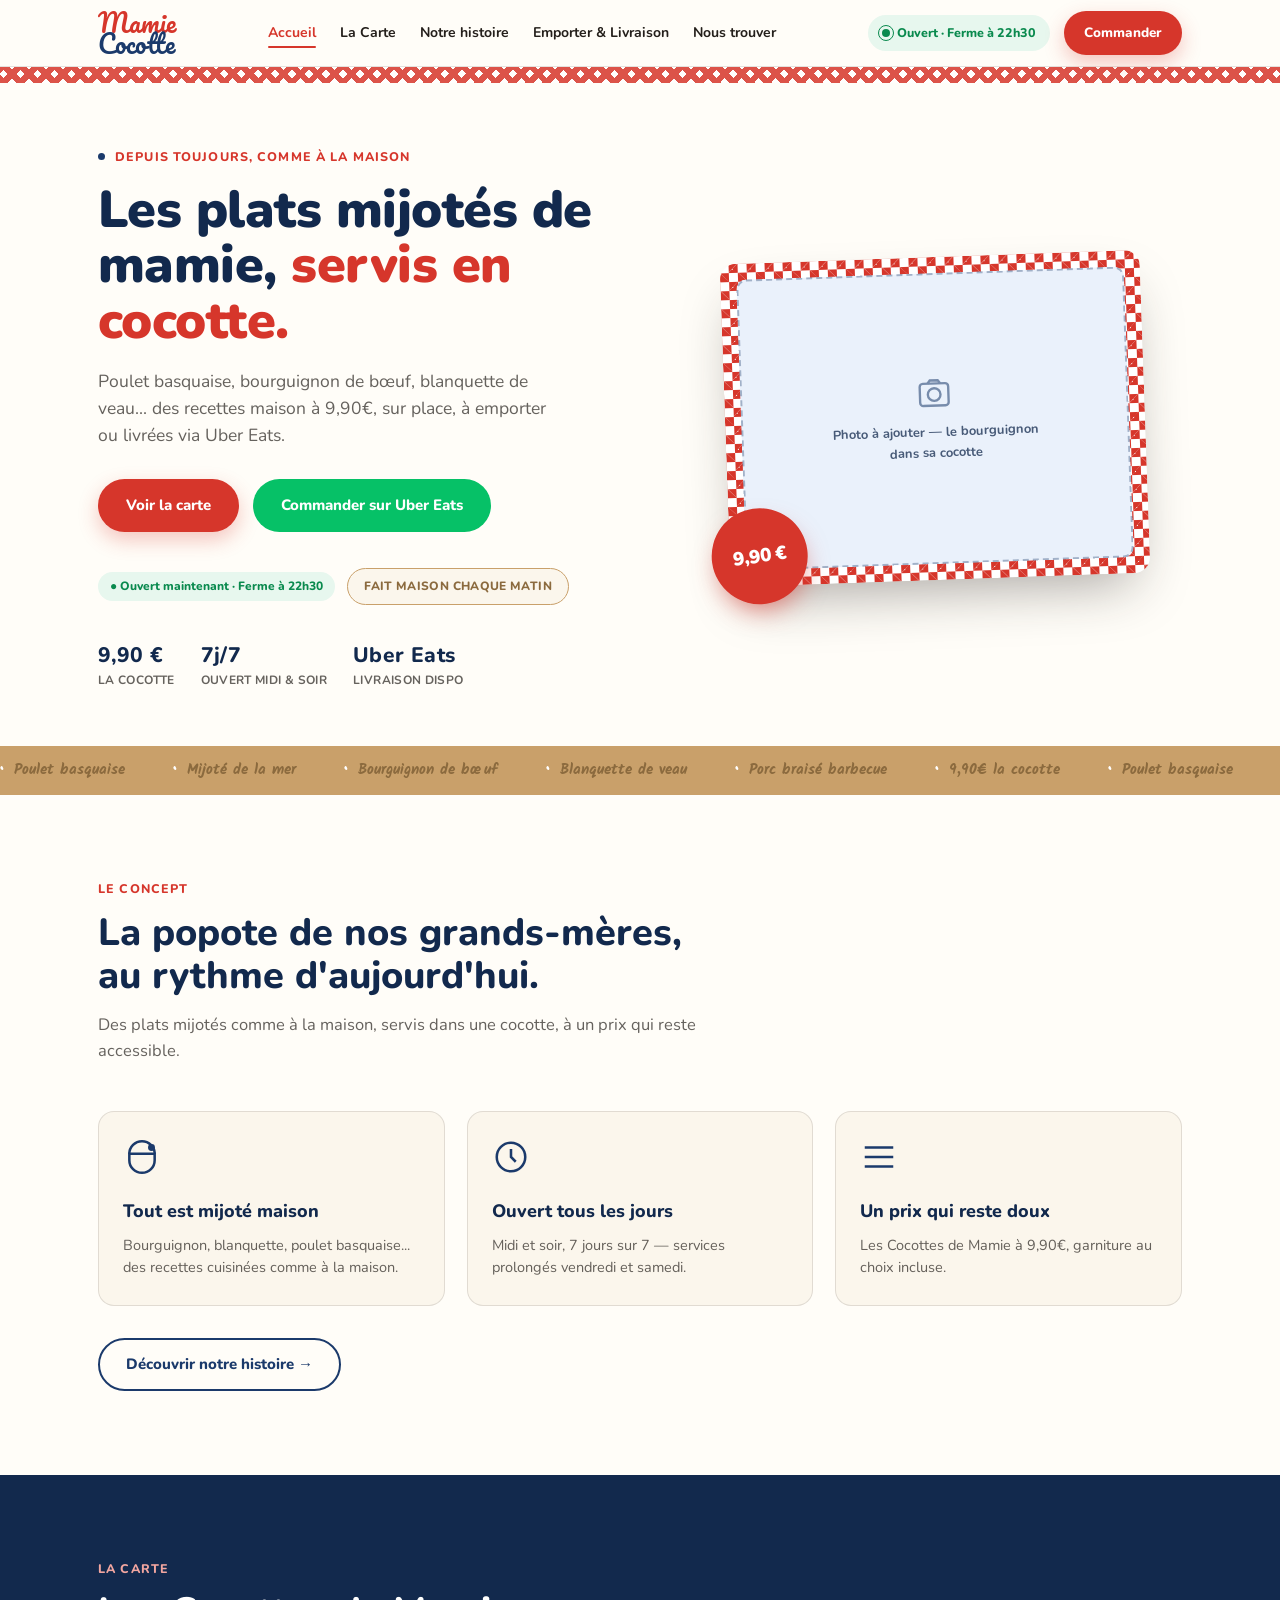
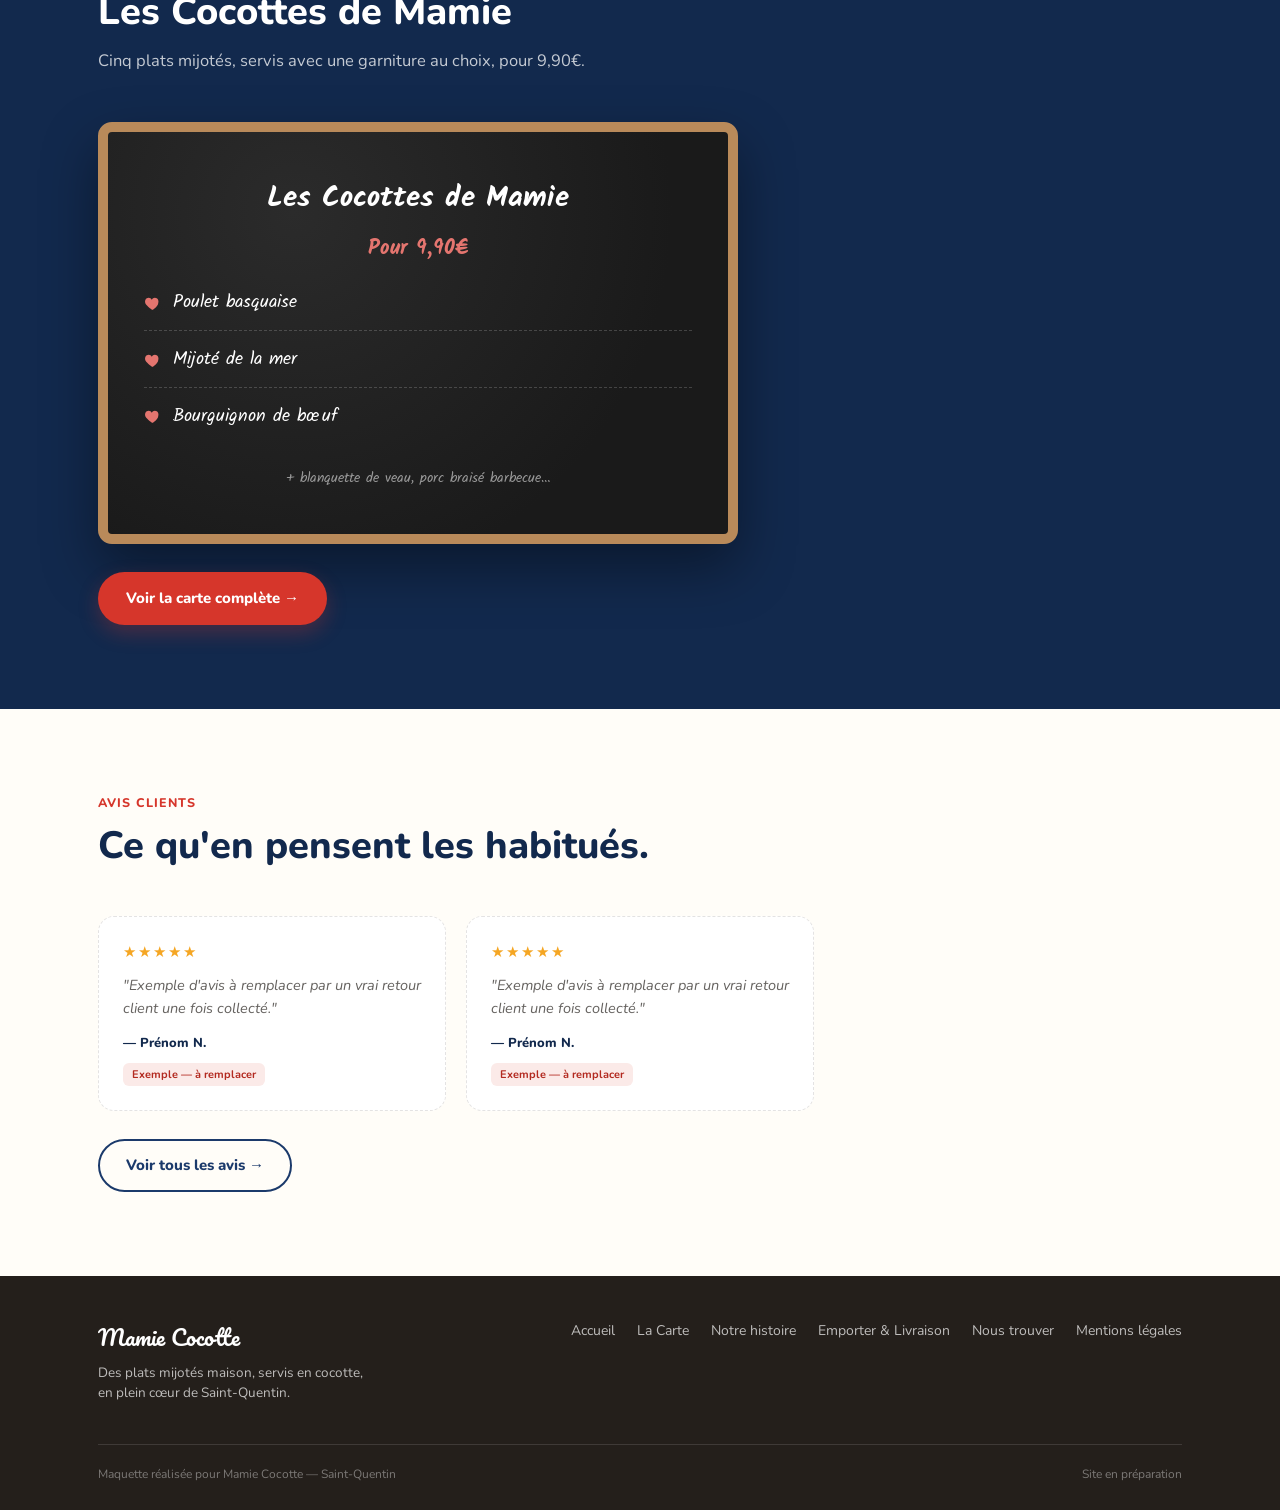
<file: index.html>
<!DOCTYPE html>
<html lang="fr">
<head>
<meta charset="UTF-8">
<meta name="viewport" content="width=device-width, initial-scale=1.0">
<title>Mamie Cocotte — Plats mijotés maison à Saint-Quentin</title>
<meta name="description" content="Mamie Cocotte, à Saint-Quentin : plats mijotés maison servis en cocotte, dès 9,90€. Ouvert midi et soir, 7j/7. Sur place, à emporter ou en livraison Uber Eats.">
<link rel="preconnect" href="https://fonts.googleapis.com">
<link rel="preconnect" href="https://fonts.gstatic.com" crossorigin>
<link href="https://fonts.googleapis.com/css2?family=Pacifico&family=Kalam:wght@400;700&family=Nunito:wght@400;600;700;800;900&display=swap" rel="stylesheet">
<link rel="stylesheet" href="assets/style.css">
<script type="application/ld+json">
{
  "@context": "https://schema.org",
  "@type": "Restaurant",
  "name": "Mamie Cocotte",
  "servesCuisine": "Française",
  "priceRange": "€€",
  "address": { "@type": "PostalAddress", "addressLocality": "Saint-Quentin", "postalCode": "02100", "addressCountry": "FR" },
  "openingHoursSpecification": [
    { "@type": "OpeningHoursSpecification", "dayOfWeek": ["Monday","Tuesday","Wednesday","Thursday","Sunday"], "opens": "11:45", "closes": "13:45" },
    { "@type": "OpeningHoursSpecification", "dayOfWeek": ["Monday","Tuesday","Wednesday","Thursday","Sunday"], "opens": "18:30", "closes": "21:30" },
    { "@type": "OpeningHoursSpecification", "dayOfWeek": ["Friday","Saturday"], "opens": "11:45", "closes": "13:45" },
    { "@type": "OpeningHoursSpecification", "dayOfWeek": ["Friday","Saturday"], "opens": "18:30", "closes": "22:30" }
  ]
}
</script>
</head>
<body data-page="accueil">

<header>
  <nav class="nav">
    <a href="index.html" class="logo"><span class="logo-text"><span class="m">Mamie</span><span class="c">Cocotte</span></span></a>
    <ul class="nav-links">
      <li><a href="index.html" data-page="accueil">Accueil</a></li>
      <li><a href="carte.html" data-page="carte">La Carte</a></li>
      <li><a href="notre-histoire.html" data-page="notre-histoire">Notre histoire</a></li>
      <li><a href="emporter-livraison.html" data-page="emporter">Emporter &amp; Livraison</a></li>
      <li><a href="contact.html" data-page="contact">Nous trouver</a></li>
    </ul>
    <div class="nav-right">
      <span id="statusChip" class="status-chip"><span class="pulse"></span><span id="statusChipText">—</span></span>
      <a href="emporter-livraison.html" class="btn btn-primary btn-sm nav-cta">Commander</a>
    </div>
  </nav>
</header>

<div class="gingham"></div>

<main>

  <!-- HERO -->
  <section class="hero">
    <div class="wrap hero-grid">
      <div>
        <div class="eyebrow">
          <span class="dot"></span><span class="label">Depuis toujours, comme à la maison</span>
        </div>
        <h1 class="hero-title">Les plats mijotés de mamie, <span>servis en cocotte.</span></h1>
        <p class="hero-sub">Poulet basquaise, bourguignon de bœuf, blanquette de veau... des recettes maison à 9,90€, sur place, à emporter ou livrées via Uber&nbsp;Eats.</p>
        <div class="hero-cta">
          <a href="carte.html" class="btn btn-primary">Voir la carte</a>
          <a href="emporter-livraison.html" class="btn btn-uber">Commander sur Uber Eats</a>
        </div>
        <div class="hero-badges">
          <span id="eyebrowStatus" class="eyebrow-status"><span id="eyebrowStatusText">—</span></span>
          <span class="badge-pill">Fait maison chaque matin</span>
        </div>
        <div class="hero-meta">
          <div><strong>9,90 €</strong>la cocotte</div>
          <div><strong>7j/7</strong>ouvert midi &amp; soir</div>
          <div><strong>Uber Eats</strong>livraison dispo</div>
        </div>
      </div>
      <div class="hero-photo-wrap">
        <div class="frame-photo">
          <div class="frame-photo-inner">
            <svg viewBox="0 0 24 24" fill="none" stroke="currentColor" stroke-width="1.5"><rect x="3" y="6" width="18" height="14" rx="2"/><circle cx="12" cy="13" r="4"/><path d="M8 6l1.5-2h5L16 6"/></svg>
            <span>Photo à ajouter — le bourguignon dans sa cocotte</span>
          </div>
          <div class="price-badge">9,90&nbsp;€</div>
        </div>
      </div>
    </div>
  </section>

  <div class="ticker">
    <div class="ticker-track">
      <span>Poulet basquaise</span><span>Mijoté de la mer</span><span>Bourguignon de bœuf</span><span>Blanquette de veau</span><span>Porc braisé barbecue</span><span>9,90€ la cocotte</span>
      <span>Poulet basquaise</span><span>Mijoté de la mer</span><span>Bourguignon de bœuf</span><span>Blanquette de veau</span><span>Porc braisé barbecue</span><span>9,90€ la cocotte</span>
    </div>
  </div>

  <!-- CONCEPT PREVIEW -->
  <section>
    <div class="wrap">
      <div class="section-head reveal">
        <span class="label">Le concept</span>
        <h2>La popote de nos grands-mères, au rythme d'aujourd'hui.</h2>
        <p>Des plats mijotés comme à la maison, servis dans une cocotte, à un prix qui reste accessible.</p>
      </div>
      <div class="concept-grid">
        <div class="concept-card reveal">
          <svg class="icon" viewBox="0 0 24 24" fill="none" stroke="#1B3A6B" stroke-width="1.6"><path d="M4 10h16v4a8 8 0 01-16 0v-4z"/><path d="M4 10a8 8 0 0116 0"/><circle cx="18" cy="6" r="1.4" fill="#1B3A6B"/></svg>
          <h3>Tout est mijoté maison</h3>
          <p>Bourguignon, blanquette, poulet basquaise... des recettes cuisinées comme à la maison.</p>
        </div>
        <div class="concept-card reveal">
          <svg class="icon" viewBox="0 0 24 24" fill="none" stroke="#1B3A6B" stroke-width="1.6"><circle cx="12" cy="12" r="9"/><path d="M12 7v5l3 3"/></svg>
          <h3>Ouvert tous les jours</h3>
          <p>Midi et soir, 7 jours sur 7 — services prolongés vendredi et samedi.</p>
        </div>
        <div class="concept-card reveal">
          <svg class="icon" viewBox="0 0 24 24" fill="none" stroke="#1B3A6B" stroke-width="1.6"><path d="M3 12h18M3 6h18M3 18h18"/></svg>
          <h3>Un prix qui reste doux</h3>
          <p>Les Cocottes de Mamie à 9,90€, garniture au choix incluse.</p>
        </div>
      </div>
      <div class="reveal" style="margin-top:32px;"><a href="notre-histoire.html" class="btn btn-ghost">Découvrir notre histoire →</a></div>
    </div>
  </section>

  <!-- CARTE PREVIEW -->
  <section class="carte">
    <div class="wrap">
      <div class="section-head reveal">
        <span class="label">La carte</span>
        <h2>Les Cocottes de Mamie</h2>
        <p>Cinq plats mijotés, servis avec une garniture au choix, pour 9,90€.</p>
      </div>
      <div class="chalkboard reveal" style="max-width:640px;">
        <div class="chalk-title">Les Cocottes de Mamie</div>
        <div class="chalk-price">Pour 9,90€</div>
        <ul class="chalk-list">
          <li><svg class="chalk-heart" viewBox="0 0 24 24" fill="currentColor"><path d="M12 21s-7.5-4.6-10-9.1C.5 8.2 2.6 4 6.6 4c2 0 3.7 1.1 4.4 2.7C11.7 5.1 13.4 4 15.4 4c4 0 6.1 4.2 4.6 7.9C19.5 16.4 12 21 12 21z"/></svg>Poulet basquaise</li>
          <li><svg class="chalk-heart" viewBox="0 0 24 24" fill="currentColor"><path d="M12 21s-7.5-4.6-10-9.1C.5 8.2 2.6 4 6.6 4c2 0 3.7 1.1 4.4 2.7C11.7 5.1 13.4 4 15.4 4c4 0 6.1 4.2 4.6 7.9C19.5 16.4 12 21 12 21z"/></svg>Mijoté de la mer</li>
          <li><svg class="chalk-heart" viewBox="0 0 24 24" fill="currentColor"><path d="M12 21s-7.5-4.6-10-9.1C.5 8.2 2.6 4 6.6 4c2 0 3.7 1.1 4.4 2.7C11.7 5.1 13.4 4 15.4 4c4 0 6.1 4.2 4.6 7.9C19.5 16.4 12 21 12 21z"/></svg>Bourguignon de bœuf</li>
        </ul>
        <div class="chalk-note">+ blanquette de veau, porc braisé barbecue…</div>
      </div>
      <div class="reveal" style="margin-top:28px;"><a href="carte.html" class="btn btn-primary">Voir la carte complète →</a></div>
    </div>
  </section>

  <!-- AVIS PREVIEW -->
  <section>
    <div class="wrap">
      <div class="section-head reveal">
        <span class="label">Avis clients</span>
        <h2>Ce qu'en pensent les habitués.</h2>
      </div>
      <div class="avis-grid">
        <div class="avis-card reveal">
          <div class="avis-stars">★★★★★</div>
          <p>"Exemple d'avis à remplacer par un vrai retour client une fois collecté."</p>
          <div class="avis-name">— Prénom N.</div>
          <span class="avis-flag">Exemple — à remplacer</span>
        </div>
        <div class="avis-card reveal">
          <div class="avis-stars">★★★★★</div>
          <p>"Exemple d'avis à remplacer par un vrai retour client une fois collecté."</p>
          <div class="avis-name">— Prénom N.</div>
          <span class="avis-flag">Exemple — à remplacer</span>
        </div>
      </div>
      <div class="reveal" style="margin-top:28px;"><a href="contact.html" class="btn btn-ghost">Voir tous les avis →</a></div>
    </div>
  </section>

</main>

<footer>
  <div class="wrap">
    <div class="footer-top">
      <div>
        <div class="footer-logo">Mamie Cocotte</div>
        <p style="font-size:13.5px; margin-top:8px; max-width:280px;">Des plats mijotés maison, servis en cocotte, en plein cœur de Saint-Quentin.</p>
      </div>
      <ul class="footer-links">
        <li><a href="index.html">Accueil</a></li>
        <li><a href="carte.html">La Carte</a></li>
        <li><a href="notre-histoire.html">Notre histoire</a></li>
        <li><a href="emporter-livraison.html">Emporter &amp; Livraison</a></li>
        <li><a href="contact.html">Nous trouver</a></li>
        <li><a href="mentions-legales.html">Mentions légales</a></li>
      </ul>
    </div>
    <div class="footer-bottom">
      <span>Maquette réalisée pour Mamie Cocotte — Saint-Quentin</span>
      <span>Site en préparation</span>
    </div>
  </div>
</footer>

<div class="mobile-cta">
  <a href="contact.html" class="btn btn-ghost btn-sm">📍 Nous trouver</a>
  <a href="emporter-livraison.html" class="btn btn-uber btn-sm">Commander</a>
</div>

<script src="assets/script.js"></script>
</body>
</html>
</file>
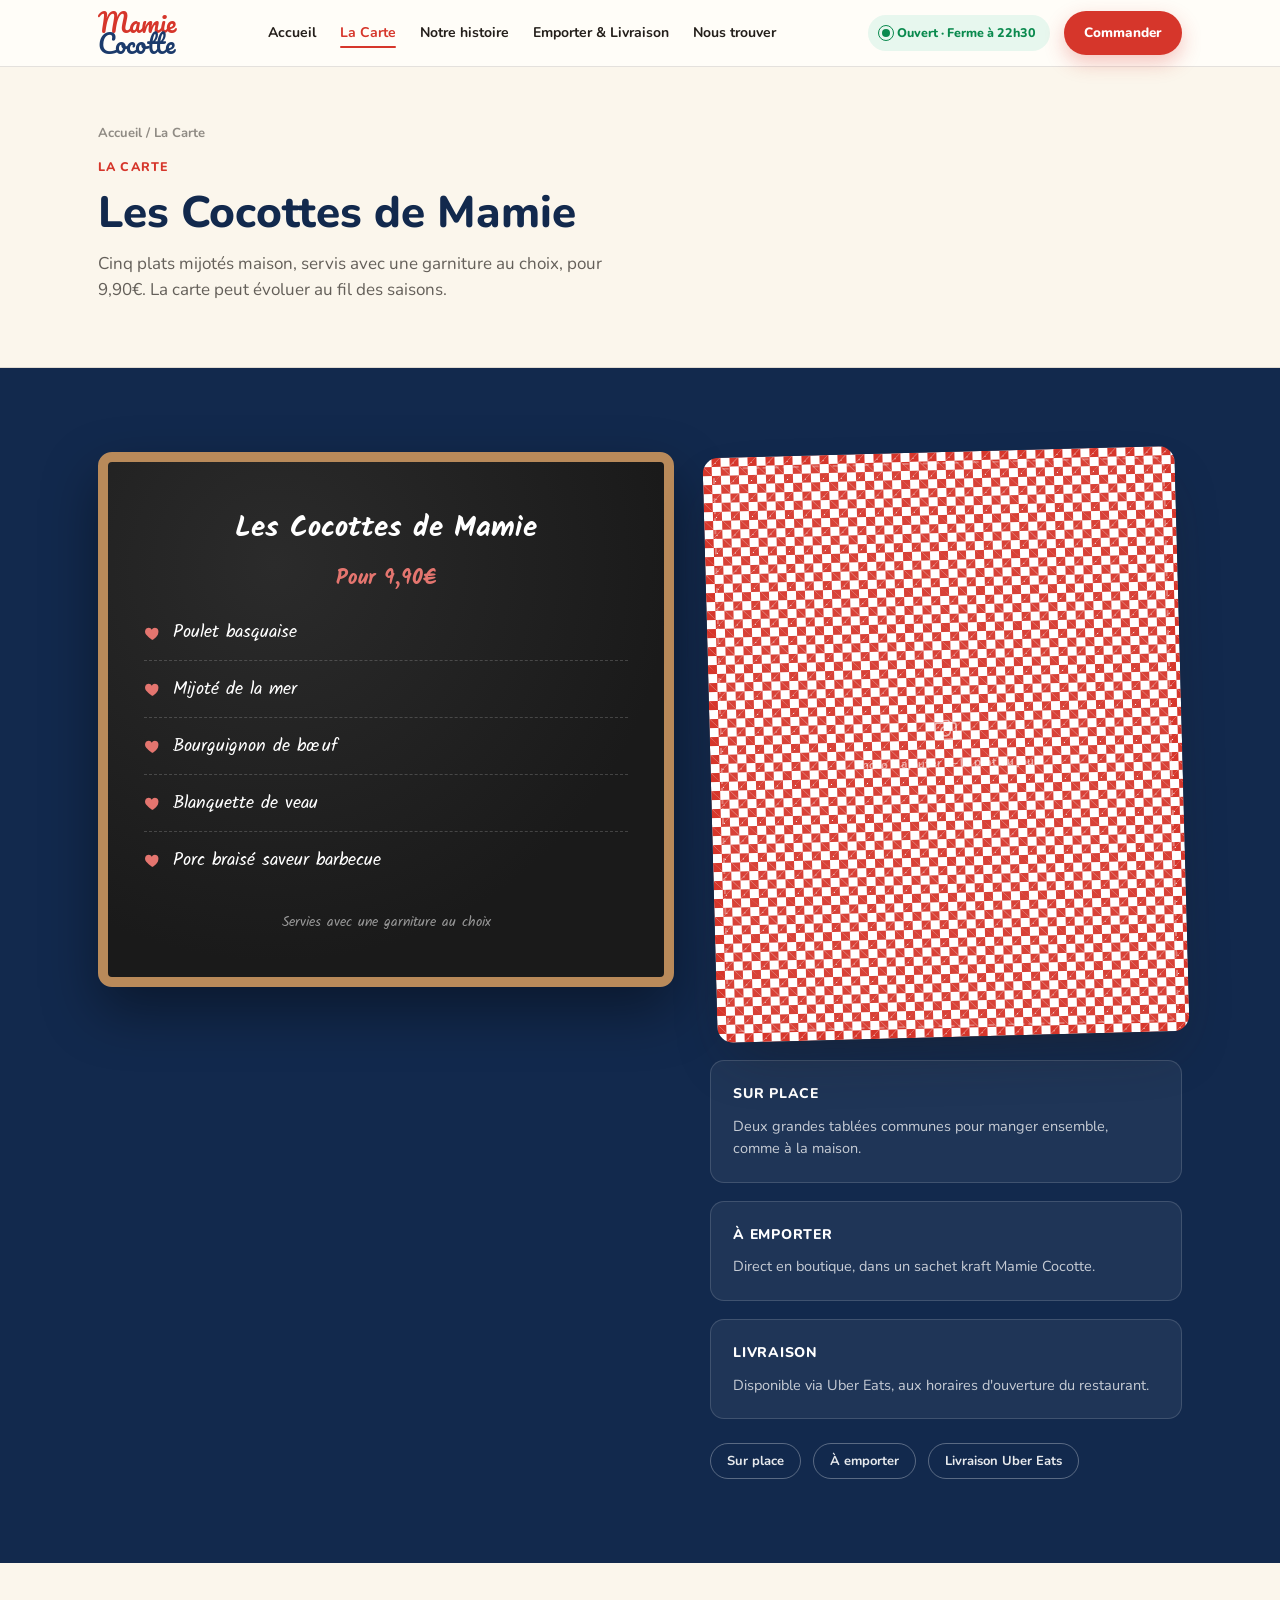
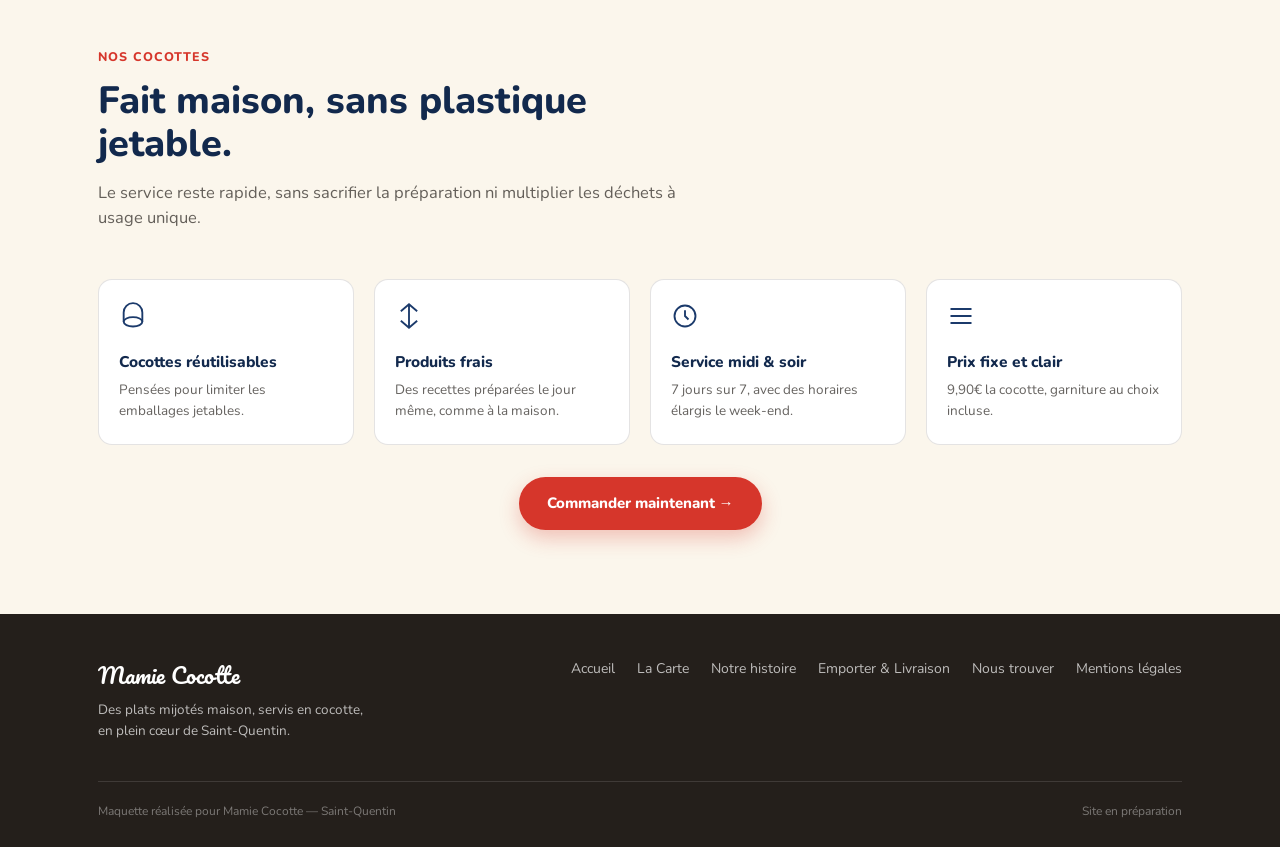
<file: carte.html>
<!DOCTYPE html>
<html lang="fr">
<head>
<meta charset="UTF-8">
<meta name="viewport" content="width=device-width, initial-scale=1.0">
<title>La Carte — Mamie Cocotte, Saint-Quentin</title>
<meta name="description" content="Découvrez Les Cocottes de Mamie : poulet basquaise, mijoté de la mer, bourguignon de bœuf, blanquette de veau, porc braisé barbecue — tous à 9,90€.">
<link rel="preconnect" href="https://fonts.googleapis.com">
<link rel="preconnect" href="https://fonts.gstatic.com" crossorigin>
<link href="https://fonts.googleapis.com/css2?family=Pacifico&family=Kalam:wght@400;700&family=Nunito:wght@400;600;700;800;900&display=swap" rel="stylesheet">
<link rel="stylesheet" href="assets/style.css">
</head>
<body data-page="carte">

<header>
  <nav class="nav">
    <a href="index.html" class="logo"><span class="logo-text"><span class="m">Mamie</span><span class="c">Cocotte</span></span></a>
    <ul class="nav-links">
      <li><a href="index.html" data-page="accueil">Accueil</a></li>
      <li><a href="carte.html" data-page="carte">La Carte</a></li>
      <li><a href="notre-histoire.html" data-page="notre-histoire">Notre histoire</a></li>
      <li><a href="emporter-livraison.html" data-page="emporter">Emporter &amp; Livraison</a></li>
      <li><a href="contact.html" data-page="contact">Nous trouver</a></li>
    </ul>
    <div class="nav-right">
      <span id="statusChip" class="status-chip"><span class="pulse"></span><span id="statusChipText">—</span></span>
      <a href="emporter-livraison.html" class="btn btn-primary btn-sm nav-cta">Commander</a>
    </div>
  </nav>
</header>

<div class="page-hero">
  <div class="wrap">
    <div class="breadcrumb"><a href="index.html">Accueil</a> / La Carte</div>
    <span class="label">La carte</span>
    <h1>Les Cocottes de Mamie</h1>
    <p>Cinq plats mijotés maison, servis avec une garniture au choix, pour 9,90€. La carte peut évoluer au fil des saisons.</p>
  </div>
</div>

<main>

  <section class="carte">
    <div class="wrap">
      <div class="carte-layout">
        <div class="chalkboard reveal">
          <div class="chalk-title">Les Cocottes de Mamie</div>
          <div class="chalk-price">Pour 9,90€</div>
          <ul class="chalk-list">
            <li><svg class="chalk-heart" viewBox="0 0 24 24" fill="currentColor"><path d="M12 21s-7.5-4.6-10-9.1C.5 8.2 2.6 4 6.6 4c2 0 3.7 1.1 4.4 2.7C11.7 5.1 13.4 4 15.4 4c4 0 6.1 4.2 4.6 7.9C19.5 16.4 12 21 12 21z"/></svg>Poulet basquaise</li>
            <li><svg class="chalk-heart" viewBox="0 0 24 24" fill="currentColor"><path d="M12 21s-7.5-4.6-10-9.1C.5 8.2 2.6 4 6.6 4c2 0 3.7 1.1 4.4 2.7C11.7 5.1 13.4 4 15.4 4c4 0 6.1 4.2 4.6 7.9C19.5 16.4 12 21 12 21z"/></svg>Mijoté de la mer</li>
            <li><svg class="chalk-heart" viewBox="0 0 24 24" fill="currentColor"><path d="M12 21s-7.5-4.6-10-9.1C.5 8.2 2.6 4 6.6 4c2 0 3.7 1.1 4.4 2.7C11.7 5.1 13.4 4 15.4 4c4 0 6.1 4.2 4.6 7.9C19.5 16.4 12 21 12 21z"/></svg>Bourguignon de bœuf</li>
            <li><svg class="chalk-heart" viewBox="0 0 24 24" fill="currentColor"><path d="M12 21s-7.5-4.6-10-9.1C.5 8.2 2.6 4 6.6 4c2 0 3.7 1.1 4.4 2.7C11.7 5.1 13.4 4 15.4 4c4 0 6.1 4.2 4.6 7.9C19.5 16.4 12 21 12 21z"/></svg>Blanquette de veau</li>
            <li><svg class="chalk-heart" viewBox="0 0 24 24" fill="currentColor"><path d="M12 21s-7.5-4.6-10-9.1C.5 8.2 2.6 4 6.6 4c2 0 3.7 1.1 4.4 2.7C11.7 5.1 13.4 4 15.4 4c4 0 6.1 4.2 4.6 7.9C19.5 16.4 12 21 12 21z"/></svg>Porc braisé saveur barbecue</li>
          </ul>
          <div class="chalk-note">Servies avec une garniture au choix</div>
        </div>
        <div class="carte-info reveal">
          <div class="frame-photo sm" style="--r:-1.5deg; margin-bottom:6px;">
            <div class="frame-photo-inner" style="background:rgba(255,255,255,0.06); border-color:rgba(255,255,255,0.3);">
              <svg viewBox="0 0 24 24" fill="none" stroke="#fff" stroke-width="1.5" style="opacity:.6;"><rect x="3" y="6" width="18" height="14" rx="2"/><circle cx="12" cy="13" r="4"/><path d="M8 6l1.5-2h5L16 6"/></svg>
              <span style="color:rgba(255,255,255,0.75);">Photo à ajouter — le plat du jour</span>
            </div>
          </div>
          <div class="carte-info-card">
            <h3>Sur place</h3>
            <p>Deux grandes tablées communes pour manger ensemble, comme à la maison.</p>
          </div>
          <div class="carte-info-card">
            <h3>À emporter</h3>
            <p>Direct en boutique, dans un sachet kraft Mamie Cocotte.</p>
          </div>
          <div class="carte-info-card">
            <h3>Livraison</h3>
            <p>Disponible via Uber Eats, aux horaires d'ouverture du restaurant.</p>
          </div>
          <div class="carte-side">
            <span class="side-pill">Sur place</span>
            <span class="side-pill">À emporter</span>
            <span class="side-pill">Livraison Uber Eats</span>
          </div>
        </div>
      </div>
    </div>
  </section>

  <section style="background:var(--paper);">
    <div class="wrap">
      <div class="section-head reveal">
        <span class="label">Nos cocottes</span>
        <h2>Fait maison, sans plastique jetable.</h2>
        <p>Le service reste rapide, sans sacrifier la préparation ni multiplier les déchets à usage unique.</p>
      </div>
      <div class="eco-grid">
        <div class="eco-item reveal">
          <svg viewBox="0 0 24 24" fill="none" stroke="currentColor" stroke-width="1.6"><ellipse cx="12" cy="17" rx="8" ry="4"/><path d="M4 17V9a8 8 0 0116 0v8"/></svg>
          <h3>Cocottes réutilisables</h3>
          <p>Pensées pour limiter les emballages jetables.</p>
        </div>
        <div class="eco-item reveal">
          <svg viewBox="0 0 24 24" fill="none" stroke="currentColor" stroke-width="1.6"><path d="M12 2v20M5 8l7-6 7 6M5 16l7 6 7-6"/></svg>
          <h3>Produits frais</h3>
          <p>Des recettes préparées le jour même, comme à la maison.</p>
        </div>
        <div class="eco-item reveal">
          <svg viewBox="0 0 24 24" fill="none" stroke="currentColor" stroke-width="1.6"><circle cx="12" cy="12" r="9"/><path d="M12 7v5l3 3"/></svg>
          <h3>Service midi &amp; soir</h3>
          <p>7 jours sur 7, avec des horaires élargis le week-end.</p>
        </div>
        <div class="eco-item reveal">
          <svg viewBox="0 0 24 24" fill="none" stroke="currentColor" stroke-width="1.6"><path d="M3 12h18M3 6h18M3 18h18"/></svg>
          <h3>Prix fixe et clair</h3>
          <p>9,90€ la cocotte, garniture au choix incluse.</p>
        </div>
      </div>
      <div class="reveal" style="margin-top:32px; text-align:center;"><a href="emporter-livraison.html" class="btn btn-primary">Commander maintenant →</a></div>
    </div>
  </section>

</main>

<footer>
  <div class="wrap">
    <div class="footer-top">
      <div>
        <div class="footer-logo">Mamie Cocotte</div>
        <p style="font-size:13.5px; margin-top:8px; max-width:280px;">Des plats mijotés maison, servis en cocotte, en plein cœur de Saint-Quentin.</p>
      </div>
      <ul class="footer-links">
        <li><a href="index.html">Accueil</a></li>
        <li><a href="carte.html">La Carte</a></li>
        <li><a href="notre-histoire.html">Notre histoire</a></li>
        <li><a href="emporter-livraison.html">Emporter &amp; Livraison</a></li>
        <li><a href="contact.html">Nous trouver</a></li>
        <li><a href="mentions-legales.html">Mentions légales</a></li>
      </ul>
    </div>
    <div class="footer-bottom">
      <span>Maquette réalisée pour Mamie Cocotte — Saint-Quentin</span>
      <span>Site en préparation</span>
    </div>
  </div>
</footer>

<div class="mobile-cta">
  <a href="contact.html" class="btn btn-ghost btn-sm">📍 Nous trouver</a>
  <a href="emporter-livraison.html" class="btn btn-uber btn-sm">Commander</a>
</div>

<script src="assets/script.js"></script>
</body>
</html>
</file>
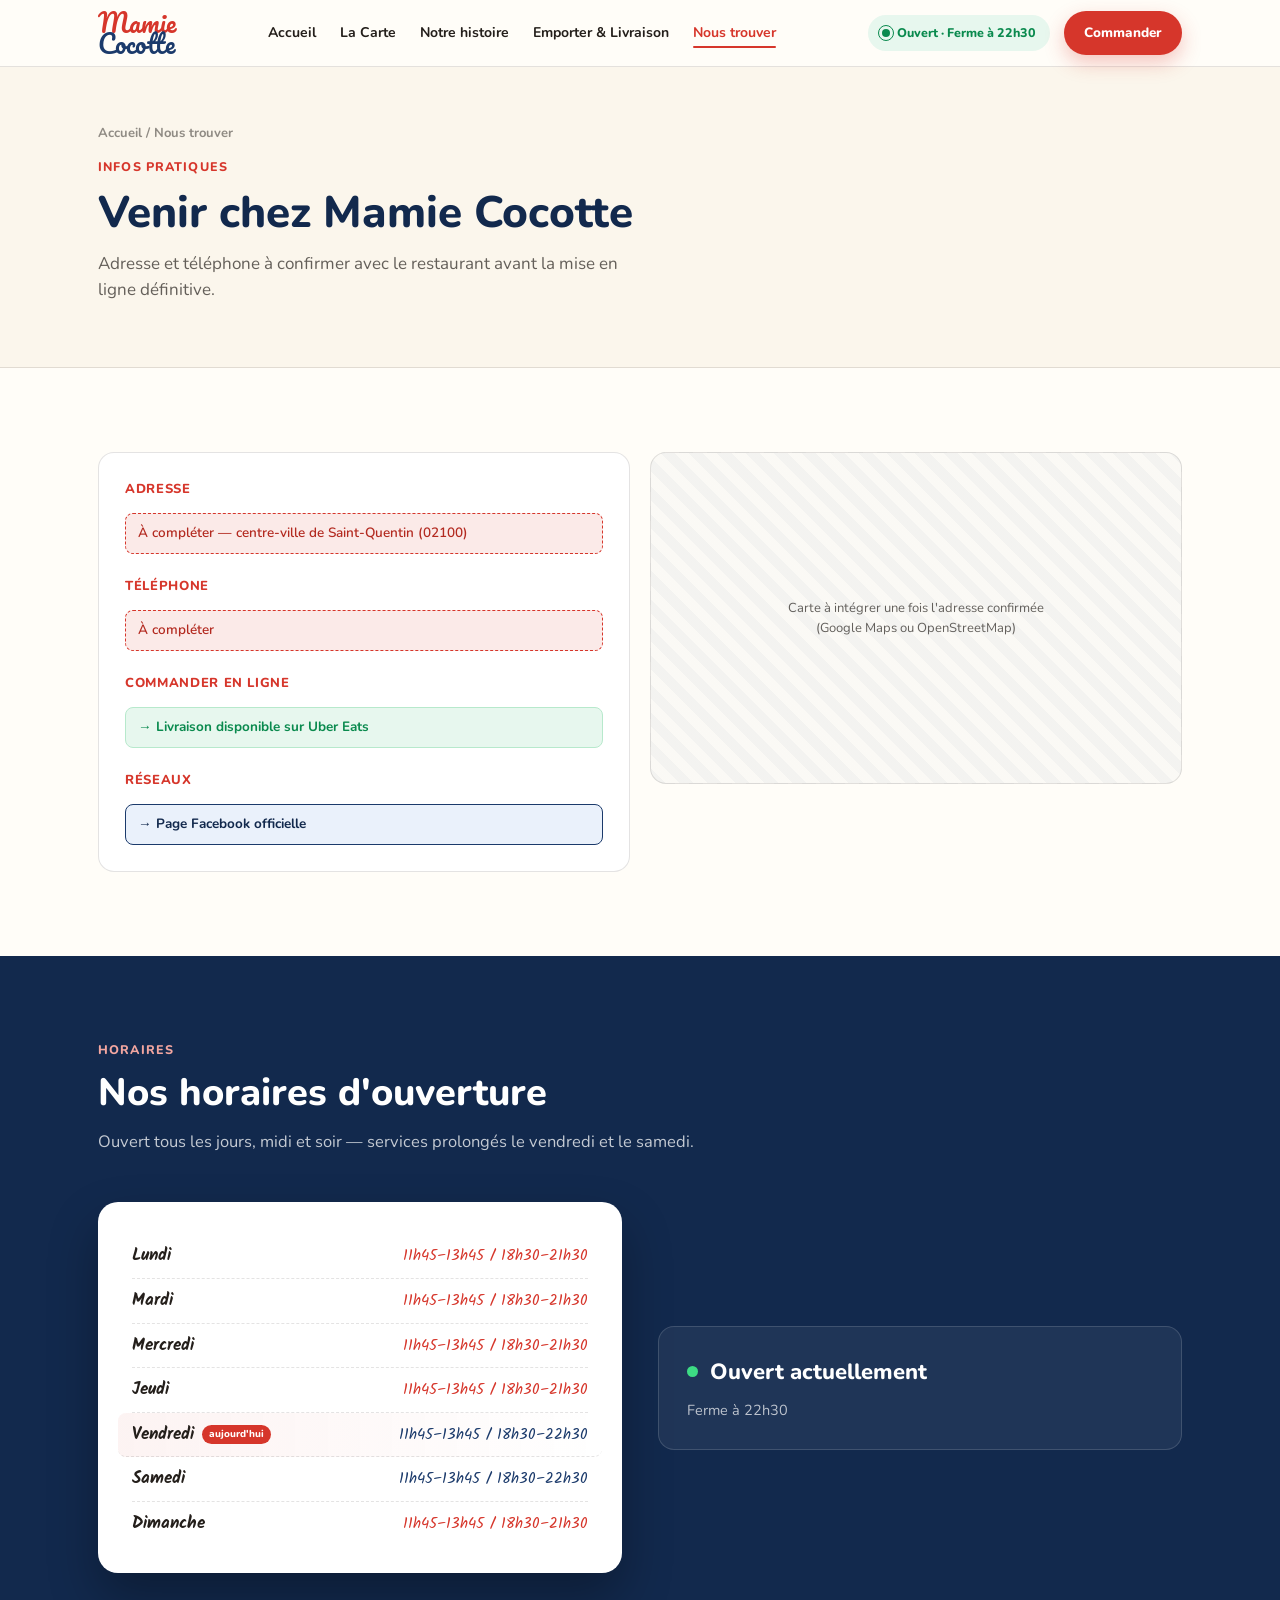
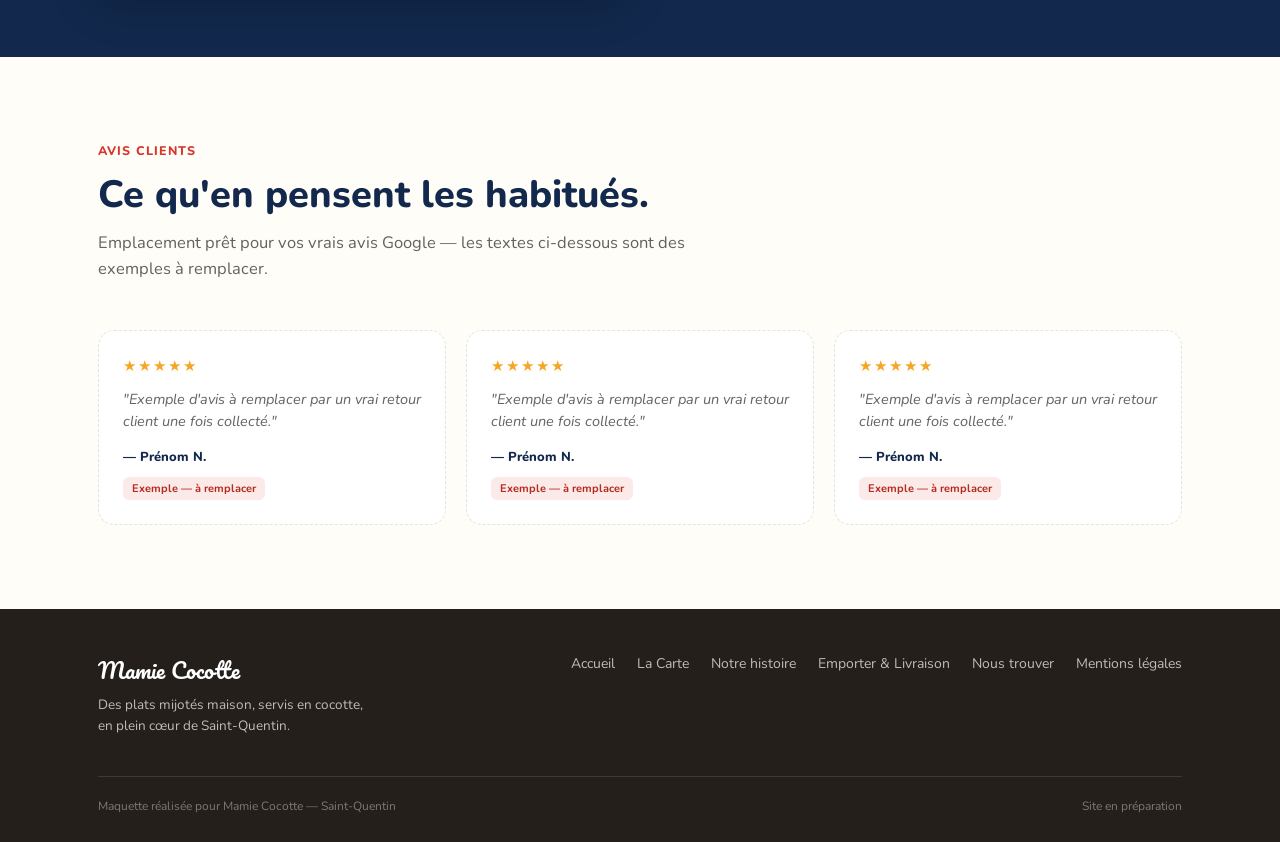
<file: contact.html>
<!DOCTYPE html>
<html lang="fr">
<head>
<meta charset="UTF-8">
<meta name="viewport" content="width=device-width, initial-scale=1.0">
<title>Nous trouver — Mamie Cocotte, Saint-Quentin</title>
<meta name="description" content="Retrouvez Mamie Cocotte en centre-ville de Saint-Quentin. Adresse, téléphone, horaires et avis clients.">
<link rel="preconnect" href="https://fonts.googleapis.com">
<link rel="preconnect" href="https://fonts.gstatic.com" crossorigin>
<link href="https://fonts.googleapis.com/css2?family=Pacifico&family=Kalam:wght@400;700&family=Nunito:wght@400;600;700;800;900&display=swap" rel="stylesheet">
<link rel="stylesheet" href="assets/style.css">
</head>
<body data-page="contact">

<header>
  <nav class="nav">
    <a href="index.html" class="logo"><span class="logo-text"><span class="m">Mamie</span><span class="c">Cocotte</span></span></a>
    <ul class="nav-links">
      <li><a href="index.html" data-page="accueil">Accueil</a></li>
      <li><a href="carte.html" data-page="carte">La Carte</a></li>
      <li><a href="notre-histoire.html" data-page="notre-histoire">Notre histoire</a></li>
      <li><a href="emporter-livraison.html" data-page="emporter">Emporter &amp; Livraison</a></li>
      <li><a href="contact.html" data-page="contact">Nous trouver</a></li>
    </ul>
    <div class="nav-right">
      <span id="statusChip" class="status-chip"><span class="pulse"></span><span id="statusChipText">—</span></span>
      <a href="emporter-livraison.html" class="btn btn-primary btn-sm nav-cta">Commander</a>
    </div>
  </nav>
</header>

<div class="page-hero">
  <div class="wrap">
    <div class="breadcrumb"><a href="index.html">Accueil</a> / Nous trouver</div>
    <span class="label">Infos pratiques</span>
    <h1>Venir chez Mamie Cocotte</h1>
    <p>Adresse et téléphone à confirmer avec le restaurant avant la mise en ligne définitive.</p>
  </div>
</div>

<main>

  <section>
    <div class="wrap">
      <div class="infos-grid">
        <div class="infos-card reveal">
          <h3>Adresse</h3>
          <div class="todo">À compléter — centre-ville de Saint-Quentin (02100)</div>
          <h3 style="margin-top:22px;">Téléphone</h3>
          <div class="todo">À compléter</div>
          <h3 style="margin-top:22px;">Commander en ligne</h3>
          <a href="emporter-livraison.html" class="ok-row">→ Livraison disponible sur Uber Eats</a>
          <h3 style="margin-top:22px;">Réseaux</h3>
          <a href="https://www.facebook.com/people/Mamie-Cocotte-Saint-Quentin/61590147879163/" target="_blank" rel="noopener" class="ok-row" style="background:var(--blue-light); border-color:var(--blue); color:var(--blue-dark);">→ Page Facebook officielle</a>
        </div>
        <div class="map-placeholder reveal">
          <p>Carte à intégrer une fois l'adresse confirmée (Google Maps ou OpenStreetMap)</p>
        </div>
      </div>
    </div>
  </section>

  <section class="horaires">
    <div class="wrap">
      <div class="section-head reveal">
        <span class="label">Horaires</span>
        <h2>Nos horaires d'ouverture</h2>
        <p>Ouvert tous les jours, midi et soir — services prolongés le vendredi et le samedi.</p>
      </div>
      <div class="horaires-grid">
        <div class="sign reveal">
          <div class="sign-row red" data-day="1"><span class="day">Lundi</span><span class="hours">11h45–13h45 / 18h30–21h30</span></div>
          <div class="sign-row red" data-day="2"><span class="day">Mardi</span><span class="hours">11h45–13h45 / 18h30–21h30</span></div>
          <div class="sign-row red" data-day="3"><span class="day">Mercredi</span><span class="hours">11h45–13h45 / 18h30–21h30</span></div>
          <div class="sign-row red" data-day="4"><span class="day">Jeudi</span><span class="hours">11h45–13h45 / 18h30–21h30</span></div>
          <div class="sign-row blue" data-day="5"><span class="day">Vendredi</span><span class="hours">11h45–13h45 / 18h30–22h30</span></div>
          <div class="sign-row blue" data-day="6"><span class="day">Samedi</span><span class="hours">11h45–13h45 / 18h30–22h30</span></div>
          <div class="sign-row red" data-day="0"><span class="day">Dimanche</span><span class="hours">11h45–13h45 / 18h30–21h30</span></div>
        </div>
        <div class="status-card reveal">
          <div id="bigStatus" class="big-status"><span class="pulse"></span><span id="bigStatusText">Calcul en cours…</span></div>
          <p id="bigStatusSub">Le statut se met à jour automatiquement selon l'heure.</p>
        </div>
      </div>
    </div>
  </section>

  <section>
    <div class="wrap">
      <div class="section-head reveal">
        <span class="label">Avis clients</span>
        <h2>Ce qu'en pensent les habitués.</h2>
        <p>Emplacement prêt pour vos vrais avis Google — les textes ci-dessous sont des exemples à remplacer.</p>
      </div>
      <div class="avis-grid">
        <div class="avis-card reveal">
          <div class="avis-stars">★★★★★</div>
          <p>"Exemple d'avis à remplacer par un vrai retour client une fois collecté."</p>
          <div class="avis-name">— Prénom N.</div>
          <span class="avis-flag">Exemple — à remplacer</span>
        </div>
        <div class="avis-card reveal">
          <div class="avis-stars">★★★★★</div>
          <p>"Exemple d'avis à remplacer par un vrai retour client une fois collecté."</p>
          <div class="avis-name">— Prénom N.</div>
          <span class="avis-flag">Exemple — à remplacer</span>
        </div>
        <div class="avis-card reveal">
          <div class="avis-stars">★★★★★</div>
          <p>"Exemple d'avis à remplacer par un vrai retour client une fois collecté."</p>
          <div class="avis-name">— Prénom N.</div>
          <span class="avis-flag">Exemple — à remplacer</span>
        </div>
      </div>
    </div>
  </section>

</main>

<footer>
  <div class="wrap">
    <div class="footer-top">
      <div>
        <div class="footer-logo">Mamie Cocotte</div>
        <p style="font-size:13.5px; margin-top:8px; max-width:280px;">Des plats mijotés maison, servis en cocotte, en plein cœur de Saint-Quentin.</p>
      </div>
      <ul class="footer-links">
        <li><a href="index.html">Accueil</a></li>
        <li><a href="carte.html">La Carte</a></li>
        <li><a href="notre-histoire.html">Notre histoire</a></li>
        <li><a href="emporter-livraison.html">Emporter &amp; Livraison</a></li>
        <li><a href="contact.html">Nous trouver</a></li>
        <li><a href="mentions-legales.html">Mentions légales</a></li>
      </ul>
    </div>
    <div class="footer-bottom">
      <span>Maquette réalisée pour Mamie Cocotte — Saint-Quentin</span>
      <span>Site en préparation</span>
    </div>
  </div>
</footer>

<div class="mobile-cta">
  <a href="contact.html" class="btn btn-ghost btn-sm">📍 Nous trouver</a>
  <a href="emporter-livraison.html" class="btn btn-uber btn-sm">Commander</a>
</div>

<script src="assets/script.js"></script>
</body>
</html>
</file>
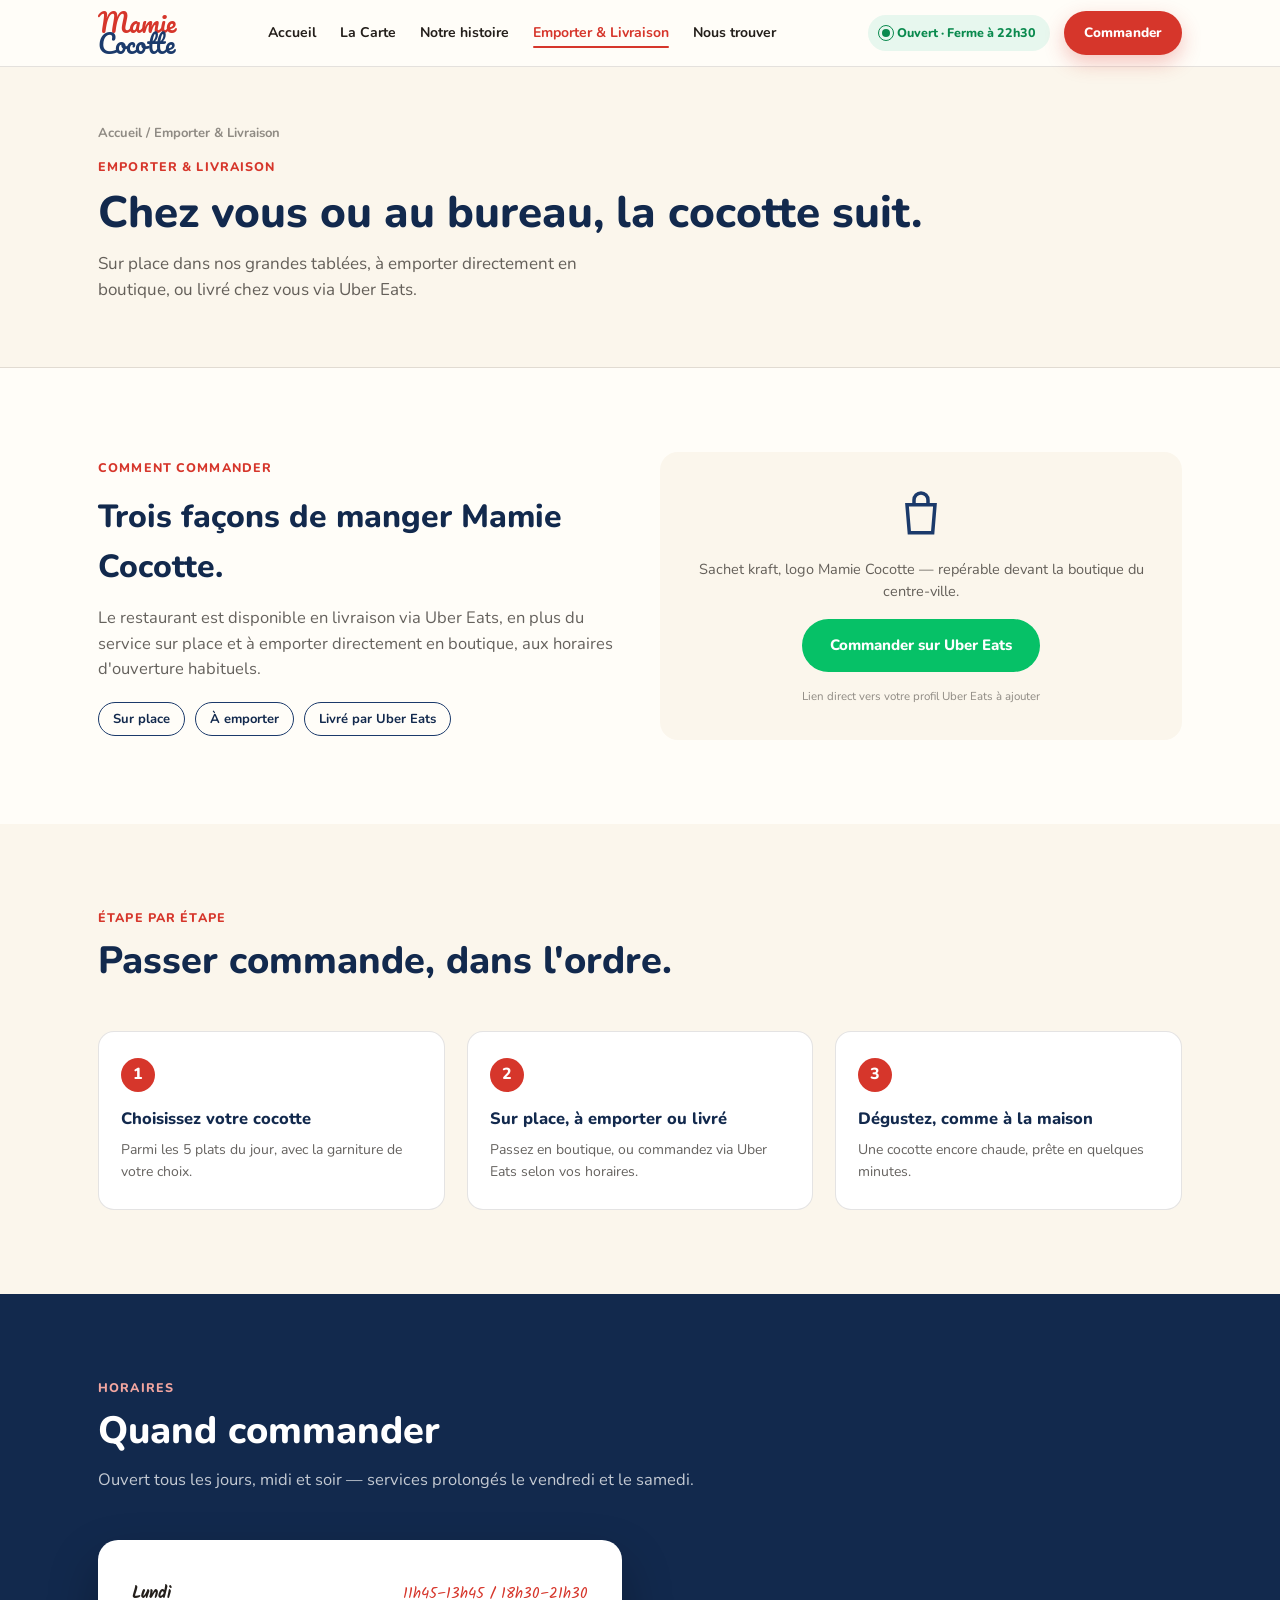
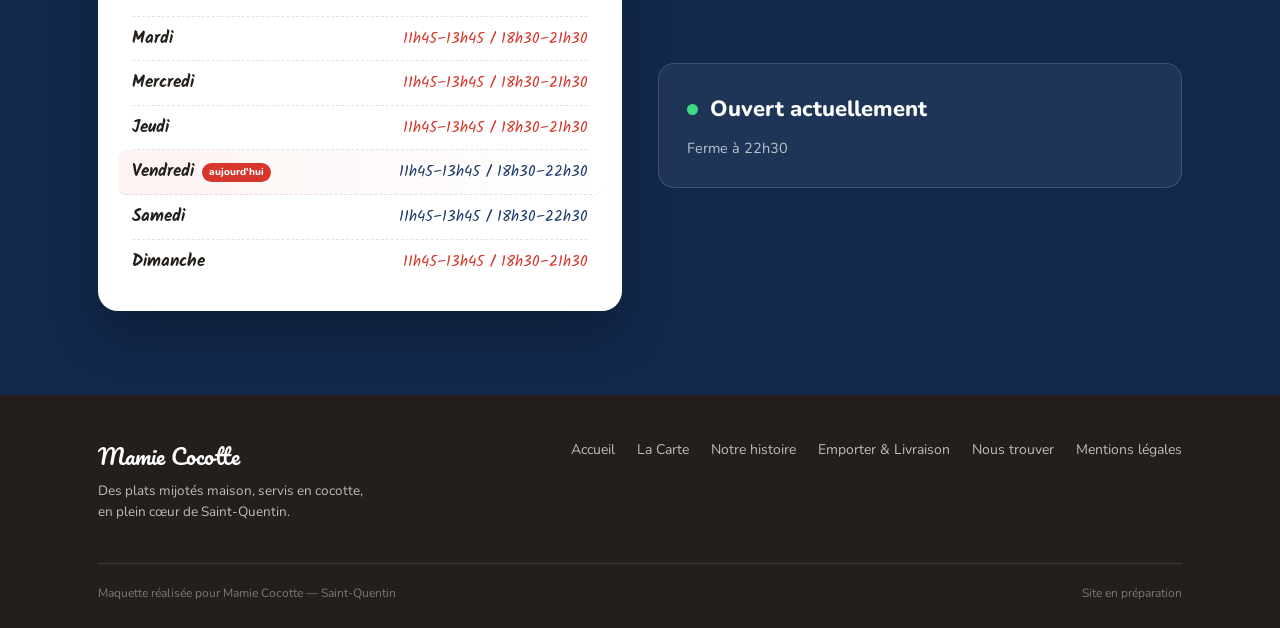
<file: emporter-livraison.html>
<!DOCTYPE html>
<html lang="fr">
<head>
<meta charset="UTF-8">
<meta name="viewport" content="width=device-width, initial-scale=1.0">
<title>Emporter &amp; Livraison — Mamie Cocotte, Saint-Quentin</title>
<meta name="description" content="Commandez Mamie Cocotte sur place, à emporter en boutique ou en livraison via Uber Eats. Ouvert midi et soir, 7j/7.">
<link rel="preconnect" href="https://fonts.googleapis.com">
<link rel="preconnect" href="https://fonts.gstatic.com" crossorigin>
<link href="https://fonts.googleapis.com/css2?family=Pacifico&family=Kalam:wght@400;700&family=Nunito:wght@400;600;700;800;900&display=swap" rel="stylesheet">
<link rel="stylesheet" href="assets/style.css">
</head>
<body data-page="emporter">

<header>
  <nav class="nav">
    <a href="index.html" class="logo"><span class="logo-text"><span class="m">Mamie</span><span class="c">Cocotte</span></span></a>
    <ul class="nav-links">
      <li><a href="index.html" data-page="accueil">Accueil</a></li>
      <li><a href="carte.html" data-page="carte">La Carte</a></li>
      <li><a href="notre-histoire.html" data-page="notre-histoire">Notre histoire</a></li>
      <li><a href="emporter-livraison.html" data-page="emporter">Emporter &amp; Livraison</a></li>
      <li><a href="contact.html" data-page="contact">Nous trouver</a></li>
    </ul>
    <div class="nav-right">
      <span id="statusChip" class="status-chip"><span class="pulse"></span><span id="statusChipText">—</span></span>
      <a href="#emporter-section" class="btn btn-primary btn-sm nav-cta">Commander</a>
    </div>
  </nav>
</header>

<div class="page-hero">
  <div class="wrap">
    <div class="breadcrumb"><a href="index.html">Accueil</a> / Emporter &amp; Livraison</div>
    <span class="label">Emporter &amp; livraison</span>
    <h1>Chez vous ou au bureau, la cocotte suit.</h1>
    <p>Sur place dans nos grandes tablées, à emporter directement en boutique, ou livré chez vous via Uber Eats.</p>
  </div>
</div>

<main>

  <section id="emporter-section">
    <div class="wrap emporter-grid">
      <div class="reveal">
        <span class="label">Comment commander</span>
        <h2 style="margin-top:12px; font-size:clamp(24px,3.2vw,32px);">Trois façons de manger Mamie Cocotte.</h2>
        <p style="margin-top:14px; color:var(--charcoal-70); font-size:16.5px;">Le restaurant est disponible en livraison via Uber Eats, en plus du service sur place et à emporter directement en boutique, aux horaires d'ouverture habituels.</p>
        <div class="modes">
          <span class="mode-pill">Sur place</span>
          <span class="mode-pill">À emporter</span>
          <span class="mode-pill">Livré par Uber Eats</span>
        </div>
      </div>
      <div class="bag-card reveal">
        <svg width="56" height="56" viewBox="0 0 24 24" fill="none" stroke="#1B3A6B" stroke-width="1.5"><path d="M6 8h12l-1 12H7L6 8z"/><path d="M9 8V6a3 3 0 016 0v2"/></svg>
        <p style="margin:0; color:var(--charcoal-70); font-size:14.5px;">Sachet kraft, logo Mamie Cocotte — repérable devant la boutique du centre-ville.</p>
        <a href="#" class="btn btn-uber">Commander sur Uber Eats</a>
        <span style="font-size:11.5px; color:var(--charcoal-50);">Lien direct vers votre profil Uber Eats à ajouter</span>
      </div>
    </div>
  </section>

  <section style="background:var(--paper);">
    <div class="wrap">
      <div class="section-head reveal">
        <span class="label">Étape par étape</span>
        <h2>Passer commande, dans l'ordre.</h2>
      </div>
      <div class="steps">
        <div class="step-card reveal">
          <div class="step-num">1</div>
          <h3>Choisissez votre cocotte</h3>
          <p>Parmi les 5 plats du jour, avec la garniture de votre choix.</p>
        </div>
        <div class="step-card reveal">
          <div class="step-num">2</div>
          <h3>Sur place, à emporter ou livré</h3>
          <p>Passez en boutique, ou commandez via Uber Eats selon vos horaires.</p>
        </div>
        <div class="step-card reveal">
          <div class="step-num">3</div>
          <h3>Dégustez, comme à la maison</h3>
          <p>Une cocotte encore chaude, prête en quelques minutes.</p>
        </div>
      </div>
    </div>
  </section>

  <section class="horaires">
    <div class="wrap">
      <div class="section-head reveal">
        <span class="label">Horaires</span>
        <h2>Quand commander</h2>
        <p>Ouvert tous les jours, midi et soir — services prolongés le vendredi et le samedi.</p>
      </div>
      <div class="horaires-grid">
        <div class="sign reveal">
          <div class="sign-row red" data-day="1"><span class="day">Lundi</span><span class="hours">11h45–13h45 / 18h30–21h30</span></div>
          <div class="sign-row red" data-day="2"><span class="day">Mardi</span><span class="hours">11h45–13h45 / 18h30–21h30</span></div>
          <div class="sign-row red" data-day="3"><span class="day">Mercredi</span><span class="hours">11h45–13h45 / 18h30–21h30</span></div>
          <div class="sign-row red" data-day="4"><span class="day">Jeudi</span><span class="hours">11h45–13h45 / 18h30–21h30</span></div>
          <div class="sign-row blue" data-day="5"><span class="day">Vendredi</span><span class="hours">11h45–13h45 / 18h30–22h30</span></div>
          <div class="sign-row blue" data-day="6"><span class="day">Samedi</span><span class="hours">11h45–13h45 / 18h30–22h30</span></div>
          <div class="sign-row red" data-day="0"><span class="day">Dimanche</span><span class="hours">11h45–13h45 / 18h30–21h30</span></div>
        </div>
        <div class="status-card reveal">
          <div id="bigStatus" class="big-status"><span class="pulse"></span><span id="bigStatusText">Calcul en cours…</span></div>
          <p id="bigStatusSub">Le statut se met à jour automatiquement selon l'heure.</p>
        </div>
      </div>
    </div>
  </section>

</main>

<footer>
  <div class="wrap">
    <div class="footer-top">
      <div>
        <div class="footer-logo">Mamie Cocotte</div>
        <p style="font-size:13.5px; margin-top:8px; max-width:280px;">Des plats mijotés maison, servis en cocotte, en plein cœur de Saint-Quentin.</p>
      </div>
      <ul class="footer-links">
        <li><a href="index.html">Accueil</a></li>
        <li><a href="carte.html">La Carte</a></li>
        <li><a href="notre-histoire.html">Notre histoire</a></li>
        <li><a href="emporter-livraison.html">Emporter &amp; Livraison</a></li>
        <li><a href="contact.html">Nous trouver</a></li>
        <li><a href="mentions-legales.html">Mentions légales</a></li>
      </ul>
    </div>
    <div class="footer-bottom">
      <span>Maquette réalisée pour Mamie Cocotte — Saint-Quentin</span>
      <span>Site en préparation</span>
    </div>
  </div>
</footer>

<div class="mobile-cta">
  <a href="contact.html" class="btn btn-ghost btn-sm">📍 Nous trouver</a>
  <a href="#emporter-section" class="btn btn-uber btn-sm">Commander</a>
</div>

<script src="assets/script.js"></script>
</body>
</html>
</file>
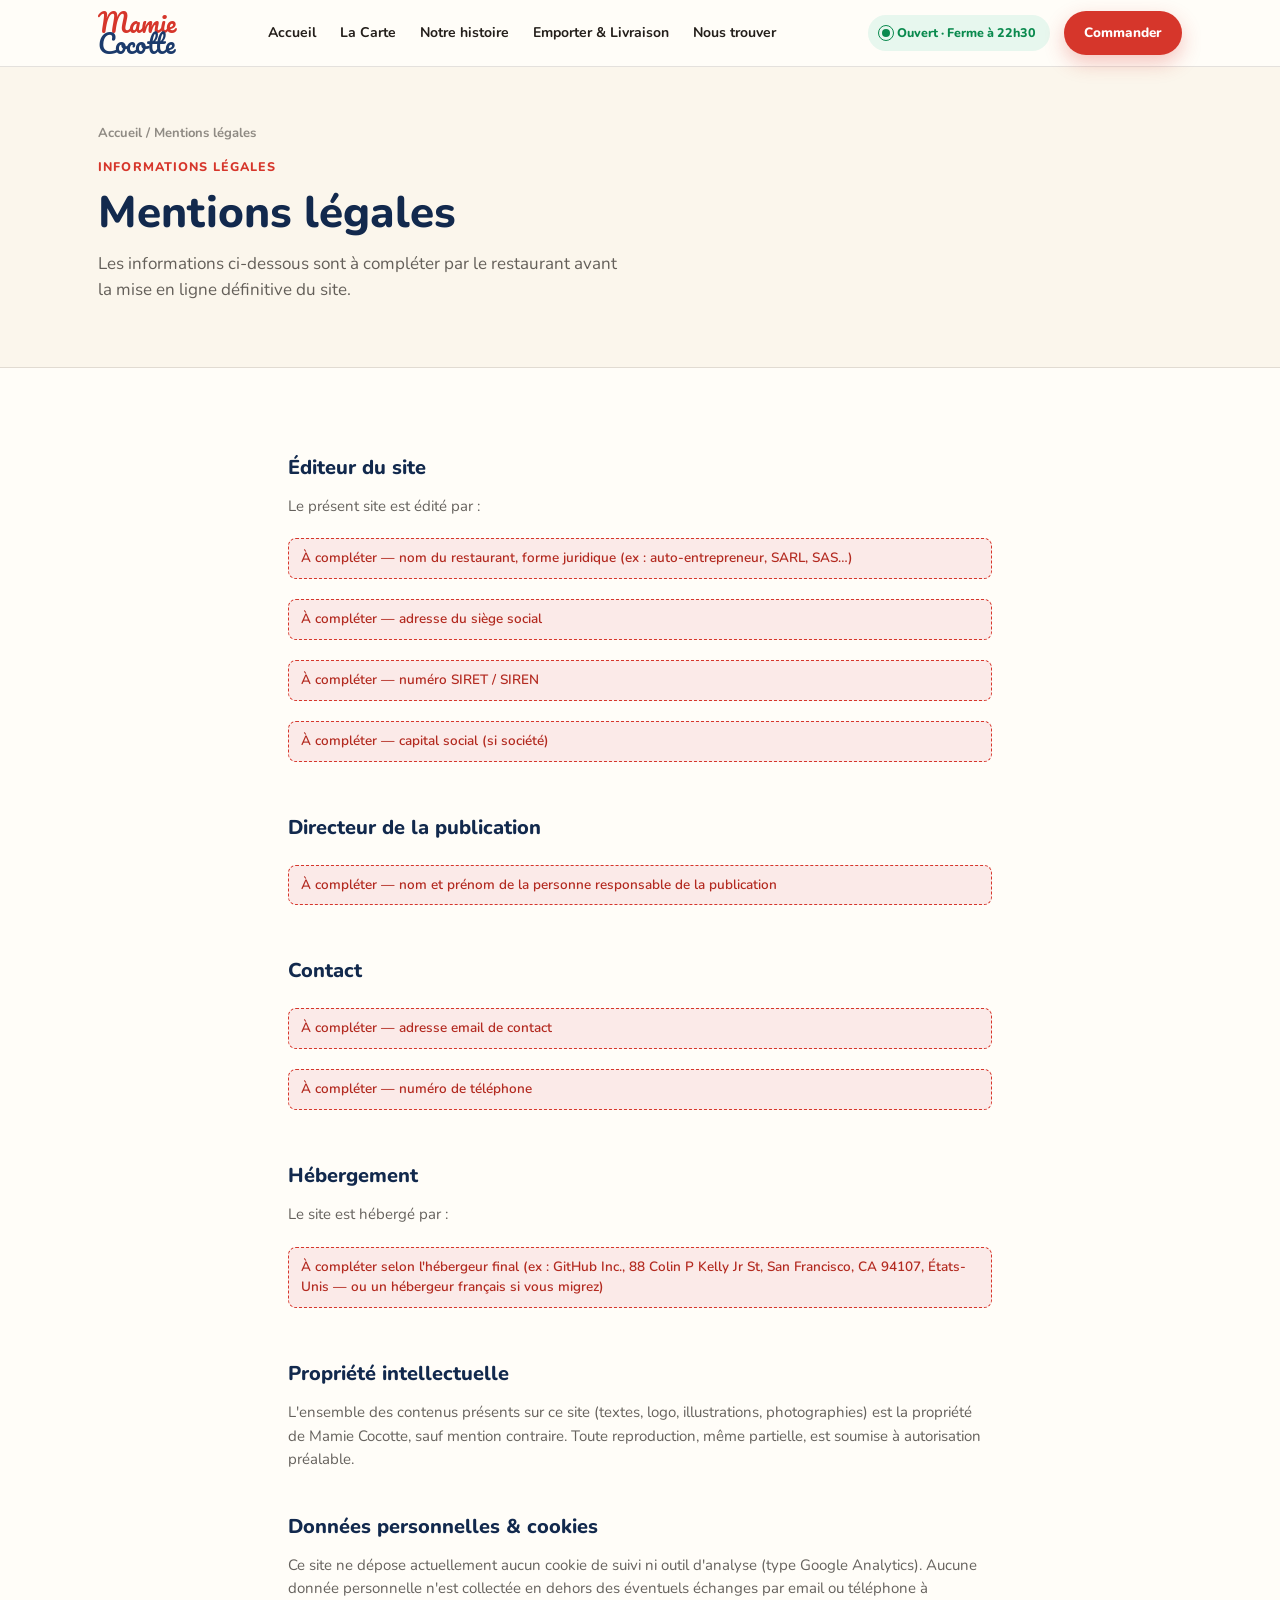
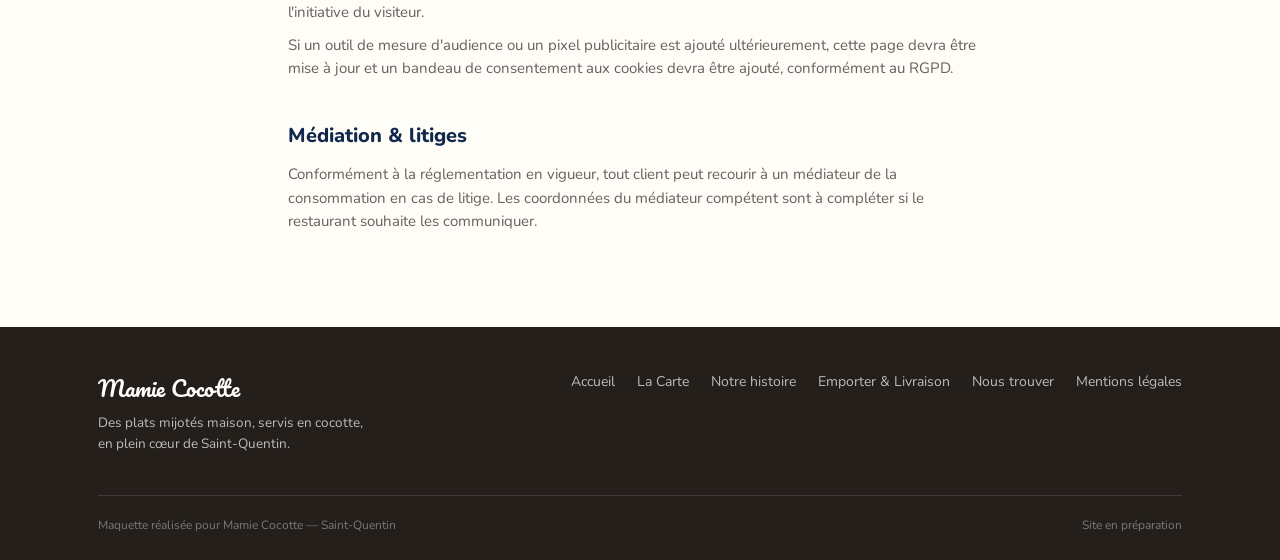
<file: mentions-legales.html>
<!DOCTYPE html>
<html lang="fr">
<head>
<meta charset="UTF-8">
<meta name="viewport" content="width=device-width, initial-scale=1.0">
<title>Mentions légales — Mamie Cocotte</title>
<meta name="description" content="Mentions légales du site Mamie Cocotte, Saint-Quentin.">
<link rel="preconnect" href="https://fonts.googleapis.com">
<link rel="preconnect" href="https://fonts.gstatic.com" crossorigin>
<link href="https://fonts.googleapis.com/css2?family=Pacifico&family=Kalam:wght@400;700&family=Nunito:wght@400;600;700;800;900&display=swap" rel="stylesheet">
<link rel="stylesheet" href="assets/style.css">
<style>
  .legal{max-width:760px;}
  .legal h2{font-size:20px; margin:40px 0 12px;}
  .legal h2:first-child{margin-top:0;}
  .legal p{color:var(--charcoal-70); font-size:15px; margin:0 0 10px;}
  .legal .todo{margin:10px 0;}
</style>
</head>
<body data-page="mentions">

<header>
  <nav class="nav">
    <a href="index.html" class="logo"><span class="logo-text"><span class="m">Mamie</span><span class="c">Cocotte</span></span></a>
    <ul class="nav-links">
      <li><a href="index.html" data-page="accueil">Accueil</a></li>
      <li><a href="carte.html" data-page="carte">La Carte</a></li>
      <li><a href="notre-histoire.html" data-page="notre-histoire">Notre histoire</a></li>
      <li><a href="emporter-livraison.html" data-page="emporter">Emporter &amp; Livraison</a></li>
      <li><a href="contact.html" data-page="contact">Nous trouver</a></li>
    </ul>
    <div class="nav-right">
      <span id="statusChip" class="status-chip"><span class="pulse"></span><span id="statusChipText">—</span></span>
      <a href="emporter-livraison.html" class="btn btn-primary btn-sm nav-cta">Commander</a>
    </div>
  </nav>
</header>

<div class="page-hero">
  <div class="wrap">
    <div class="breadcrumb"><a href="index.html">Accueil</a> / Mentions légales</div>
    <span class="label">Informations légales</span>
    <h1>Mentions légales</h1>
    <p>Les informations ci-dessous sont à compléter par le restaurant avant la mise en ligne définitive du site.</p>
  </div>
</div>

<main>
  <section>
    <div class="wrap legal">

      <h2>Éditeur du site</h2>
      <p>Le présent site est édité par :</p>
      <div class="todo">À compléter — nom du restaurant, forme juridique (ex : auto-entrepreneur, SARL, SAS…)</div>
      <div class="todo">À compléter — adresse du siège social</div>
      <div class="todo">À compléter — numéro SIRET / SIREN</div>
      <div class="todo">À compléter — capital social (si société)</div>

      <h2>Directeur de la publication</h2>
      <div class="todo">À compléter — nom et prénom de la personne responsable de la publication</div>

      <h2>Contact</h2>
      <div class="todo">À compléter — adresse email de contact</div>
      <div class="todo">À compléter — numéro de téléphone</div>

      <h2>Hébergement</h2>
      <p>Le site est hébergé par :</p>
      <div class="todo">À compléter selon l'hébergeur final (ex : GitHub Inc., 88 Colin P Kelly Jr St, San Francisco, CA 94107, États-Unis — ou un hébergeur français si vous migrez)</div>

      <h2>Propriété intellectuelle</h2>
      <p>L'ensemble des contenus présents sur ce site (textes, logo, illustrations, photographies) est la propriété de Mamie Cocotte, sauf mention contraire. Toute reproduction, même partielle, est soumise à autorisation préalable.</p>

      <h2>Données personnelles &amp; cookies</h2>
      <p>Ce site ne dépose actuellement aucun cookie de suivi ni outil d'analyse (type Google Analytics). Aucune donnée personnelle n'est collectée en dehors des éventuels échanges par email ou téléphone à l'initiative du visiteur.</p>
      <p>Si un outil de mesure d'audience ou un pixel publicitaire est ajouté ultérieurement, cette page devra être mise à jour et un bandeau de consentement aux cookies devra être ajouté, conformément au RGPD.</p>

      <h2>Médiation &amp; litiges</h2>
      <p>Conformément à la réglementation en vigueur, tout client peut recourir à un médiateur de la consommation en cas de litige. Les coordonnées du médiateur compétent sont à compléter si le restaurant souhaite les communiquer.</p>

    </div>
  </section>
</main>

<footer>
  <div class="wrap">
    <div class="footer-top">
      <div>
        <div class="footer-logo">Mamie Cocotte</div>
        <p style="font-size:13.5px; margin-top:8px; max-width:280px;">Des plats mijotés maison, servis en cocotte, en plein cœur de Saint-Quentin.</p>
      </div>
      <ul class="footer-links">
        <li><a href="index.html">Accueil</a></li>
        <li><a href="carte.html">La Carte</a></li>
        <li><a href="notre-histoire.html">Notre histoire</a></li>
        <li><a href="emporter-livraison.html">Emporter &amp; Livraison</a></li>
        <li><a href="contact.html">Nous trouver</a></li>
        <li><a href="mentions-legales.html">Mentions légales</a></li>
      </ul>
    </div>
    <div class="footer-bottom">
      <span>Maquette réalisée pour Mamie Cocotte — Saint-Quentin</span>
      <span>Site en préparation</span>
    </div>
  </div>
</footer>

<div class="mobile-cta">
  <a href="contact.html" class="btn btn-ghost btn-sm">📍 Nous trouver</a>
  <a href="emporter-livraison.html" class="btn btn-uber btn-sm">Commander</a>
</div>

<script src="assets/script.js"></script>
</body>
</html>
</file>
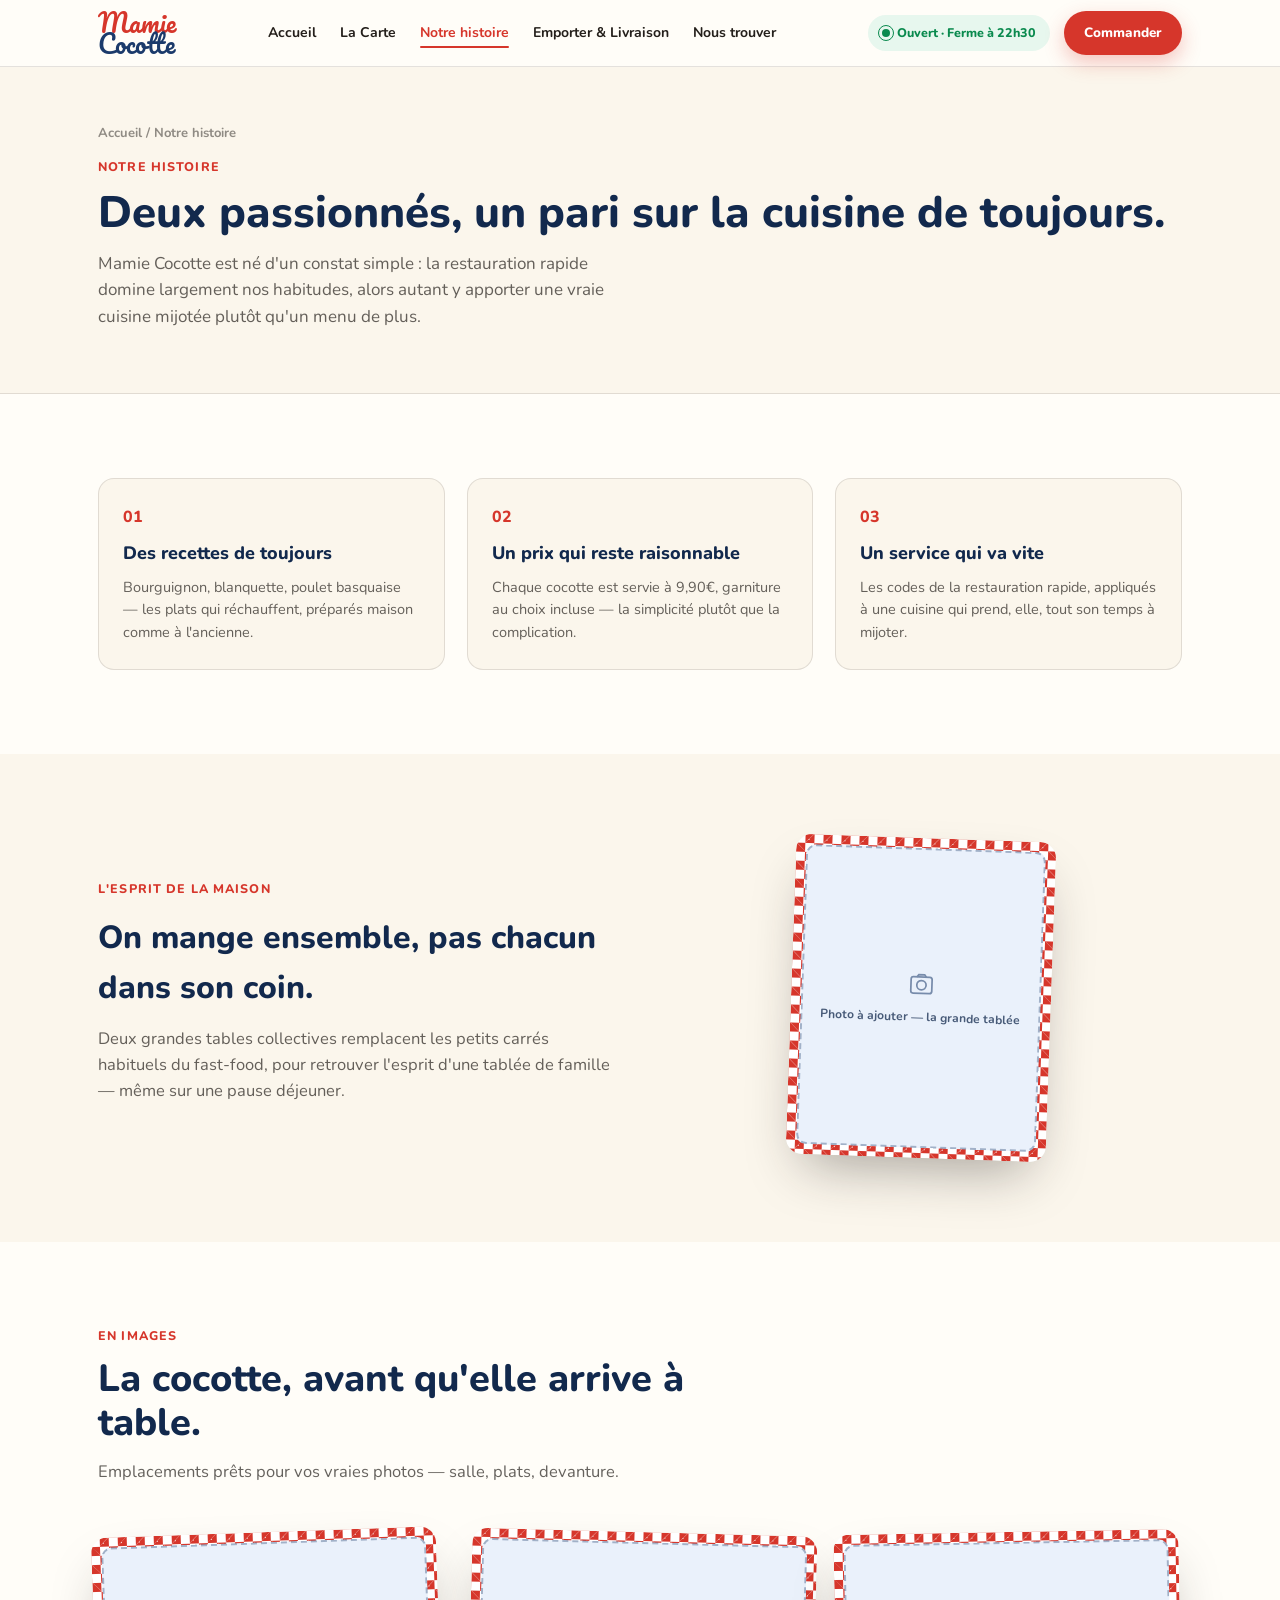
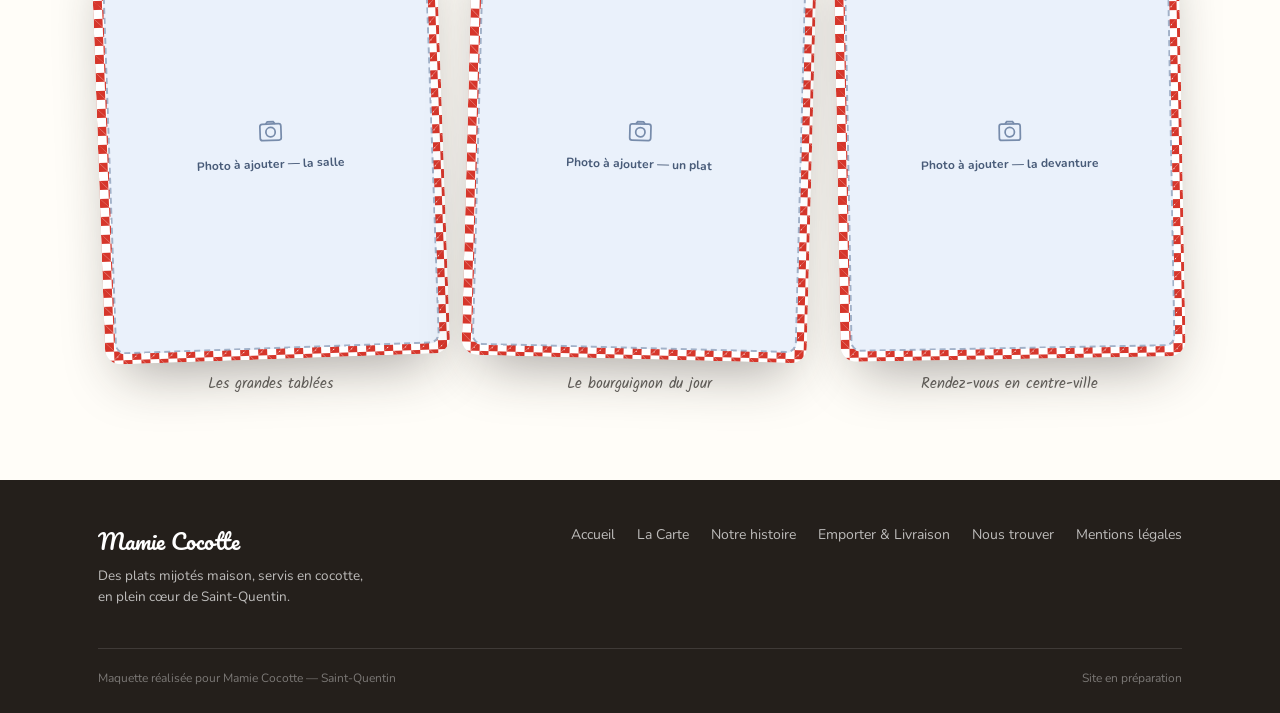
<file: notre-histoire.html>
<!DOCTYPE html>
<html lang="fr">
<head>
<meta charset="UTF-8">
<meta name="viewport" content="width=device-width, initial-scale=1.0">
<title>Notre histoire — Mamie Cocotte, Saint-Quentin</title>
<meta name="description" content="Mamie Cocotte est né de l'envie de deux passionnés de cuisine d'apporter une vraie cuisine mijotée maison, rapide et accessible, au cœur de Saint-Quentin.">
<link rel="preconnect" href="https://fonts.googleapis.com">
<link rel="preconnect" href="https://fonts.gstatic.com" crossorigin>
<link href="https://fonts.googleapis.com/css2?family=Pacifico&family=Kalam:wght@400;700&family=Nunito:wght@400;600;700;800;900&display=swap" rel="stylesheet">
<link rel="stylesheet" href="assets/style.css">
</head>
<body data-page="notre-histoire">

<header>
  <nav class="nav">
    <a href="index.html" class="logo"><span class="logo-text"><span class="m">Mamie</span><span class="c">Cocotte</span></span></a>
    <ul class="nav-links">
      <li><a href="index.html" data-page="accueil">Accueil</a></li>
      <li><a href="carte.html" data-page="carte">La Carte</a></li>
      <li><a href="notre-histoire.html" data-page="notre-histoire">Notre histoire</a></li>
      <li><a href="emporter-livraison.html" data-page="emporter">Emporter &amp; Livraison</a></li>
      <li><a href="contact.html" data-page="contact">Nous trouver</a></li>
    </ul>
    <div class="nav-right">
      <span id="statusChip" class="status-chip"><span class="pulse"></span><span id="statusChipText">—</span></span>
      <a href="emporter-livraison.html" class="btn btn-primary btn-sm nav-cta">Commander</a>
    </div>
  </nav>
</header>

<div class="page-hero">
  <div class="wrap">
    <div class="breadcrumb"><a href="index.html">Accueil</a> / Notre histoire</div>
    <span class="label">Notre histoire</span>
    <h1>Deux passionnés, un pari sur la cuisine de toujours.</h1>
    <p>Mamie Cocotte est né d'un constat simple : la restauration rapide domine largement nos habitudes, alors autant y apporter une vraie cuisine mijotée plutôt qu'un menu de plus.</p>
  </div>
</div>

<main>

  <section>
    <div class="wrap">
      <div class="concept-grid">
        <div class="concept-card reveal">
          <span class="num" style="display:block; font-weight:800; color:var(--red); margin-bottom:10px;">01</span>
          <h3>Des recettes de toujours</h3>
          <p>Bourguignon, blanquette, poulet basquaise — les plats qui réchauffent, préparés maison comme à l'ancienne.</p>
        </div>
        <div class="concept-card reveal">
          <span class="num" style="display:block; font-weight:800; color:var(--red); margin-bottom:10px;">02</span>
          <h3>Un prix qui reste raisonnable</h3>
          <p>Chaque cocotte est servie à 9,90€, garniture au choix incluse — la simplicité plutôt que la complication.</p>
        </div>
        <div class="concept-card reveal">
          <span class="num" style="display:block; font-weight:800; color:var(--red); margin-bottom:10px;">03</span>
          <h3>Un service qui va vite</h3>
          <p>Les codes de la restauration rapide, appliqués à une cuisine qui prend, elle, tout son temps à mijoter.</p>
        </div>
      </div>
    </div>
  </section>

  <section style="background:var(--paper);">
    <div class="wrap emporter-grid">
      <div class="reveal">
        <span class="label">L'esprit de la maison</span>
        <h2 style="margin-top:12px; font-size:clamp(24px,3.2vw,32px);">On mange ensemble, pas chacun dans son coin.</h2>
        <p style="margin-top:14px; color:var(--charcoal-70); font-size:16.5px;">Deux grandes tables collectives remplacent les petits carrés habituels du fast-food, pour retrouver l'esprit d'une tablée de famille — même sur une pause déjeuner.</p>
      </div>
      <div class="mascot-plate sm reveal" style="width:min(260px,70vw); aspect-ratio:auto; background:none; box-shadow:none;">
        <div class="frame-photo sm" style="--r:2deg;">
          <div class="frame-photo-inner">
            <svg viewBox="0 0 24 24" fill="none" stroke="currentColor" stroke-width="1.5"><rect x="3" y="6" width="18" height="14" rx="2"/><circle cx="12" cy="13" r="4"/><path d="M8 6l1.5-2h5L16 6"/></svg>
            <span>Photo à ajouter — la grande tablée</span>
          </div>
        </div>
      </div>
    </div>
  </section>

  <section class="galerie" style="background:var(--cream);">
    <div class="wrap">
      <div class="section-head reveal">
        <span class="label">En images</span>
        <h2>La cocotte, avant qu'elle arrive à table.</h2>
        <p>Emplacements prêts pour vos vraies photos — salle, plats, devanture.</p>
      </div>
      <div class="gal-grid">
        <div class="reveal" style="--r:-2deg;">
          <div class="frame-photo sm">
            <div class="frame-photo-inner">
              <svg viewBox="0 0 24 24" fill="none" stroke="currentColor" stroke-width="1.5"><rect x="3" y="6" width="18" height="14" rx="2"/><circle cx="12" cy="13" r="4"/><path d="M8 6l1.5-2h5L16 6"/></svg>
              <span>Photo à ajouter — la salle</span>
            </div>
          </div>
          <p class="frame-photo-caption">Les grandes tablées</p>
        </div>
        <div class="reveal" style="--r:1.5deg;">
          <div class="frame-photo sm">
            <div class="frame-photo-inner">
              <svg viewBox="0 0 24 24" fill="none" stroke="currentColor" stroke-width="1.5"><rect x="3" y="6" width="18" height="14" rx="2"/><circle cx="12" cy="13" r="4"/><path d="M8 6l1.5-2h5L16 6"/></svg>
              <span>Photo à ajouter — un plat</span>
            </div>
          </div>
          <p class="frame-photo-caption">Le bourguignon du jour</p>
        </div>
        <div class="reveal" style="--r:-1deg;">
          <div class="frame-photo sm">
            <div class="frame-photo-inner">
              <svg viewBox="0 0 24 24" fill="none" stroke="currentColor" stroke-width="1.5"><rect x="3" y="6" width="18" height="14" rx="2"/><circle cx="12" cy="13" r="4"/><path d="M8 6l1.5-2h5L16 6"/></svg>
              <span>Photo à ajouter — la devanture</span>
            </div>
          </div>
          <p class="frame-photo-caption">Rendez-vous en centre-ville</p>
        </div>
      </div>
    </div>
  </section>

</main>

<footer>
  <div class="wrap">
    <div class="footer-top">
      <div>
        <div class="footer-logo">Mamie Cocotte</div>
        <p style="font-size:13.5px; margin-top:8px; max-width:280px;">Des plats mijotés maison, servis en cocotte, en plein cœur de Saint-Quentin.</p>
      </div>
      <ul class="footer-links">
        <li><a href="index.html">Accueil</a></li>
        <li><a href="carte.html">La Carte</a></li>
        <li><a href="notre-histoire.html">Notre histoire</a></li>
        <li><a href="emporter-livraison.html">Emporter &amp; Livraison</a></li>
        <li><a href="contact.html">Nous trouver</a></li>
        <li><a href="mentions-legales.html">Mentions légales</a></li>
      </ul>
    </div>
    <div class="footer-bottom">
      <span>Maquette réalisée pour Mamie Cocotte — Saint-Quentin</span>
      <span>Site en préparation</span>
    </div>
  </div>
</footer>

<div class="mobile-cta">
  <a href="contact.html" class="btn btn-ghost btn-sm">📍 Nous trouver</a>
  <a href="emporter-livraison.html" class="btn btn-uber btn-sm">Commander</a>
</div>

<script src="assets/script.js"></script>
</body>
</html>
</file>
<file: assets/style.css>
:root{
  --red:#D6362B;
  --red-dark:#B32A20;
  --blue:#1B3A6B;
  --blue-dark:#12294D;
  --blue-light:#EAF1FB;
  --cream:#FFFDF8;
  --paper:#FBF6EC;
  --kraft:#C9A06A;
  --kraft-dark:#8B6A3E;
  --charcoal:#241F1B;
  --charcoal-70: rgba(36,31,27,0.7);
  --charcoal-50: rgba(36,31,27,0.5);
  --line: rgba(36,31,27,0.12);
  --wood:#B98A5A;
  --green:#0A8A4E;
}
*{box-sizing:border-box;}
html{scroll-behavior:smooth;}
body{
  margin:0;
  background:var(--cream);
  color:var(--charcoal);
  font-family:'Nunito', sans-serif;
  font-size:16px;
  line-height:1.55;
  -webkit-font-smoothing:antialiased;
  padding-bottom:78px;
}
@media(min-width:760px){body{padding-bottom:0;}}
a{color:inherit;}
img{max-width:100%;display:block;}
.wrap{max-width:1140px;margin:0 auto;padding:0 28px;}
h1,h2,h3{margin:0; font-family:'Nunito', sans-serif; font-weight:800; color:var(--blue-dark);}
section{scroll-margin-top:78px; padding:84px 0;}
.label{font-family:'Nunito', sans-serif; font-weight:800; font-size:12.5px; letter-spacing:0.09em; text-transform:uppercase; color:var(--red);}

.btn{display:inline-flex; align-items:center; gap:8px; font-family:'Nunito', sans-serif; font-weight:800; font-size:15px; padding:13px 26px; border-radius:100px; text-decoration:none; border:2px solid transparent; cursor:pointer; transition:transform .18s ease, box-shadow .18s ease, background .18s ease;}
.btn-primary{background:var(--red); color:#fff; box-shadow:0 8px 20px rgba(214,54,43,0.28);}
.btn-primary:hover{background:var(--red-dark); transform:translateY(-2px); box-shadow:0 12px 24px rgba(214,54,43,0.34);}
.btn-ghost{border-color:var(--blue); color:var(--blue);}
.btn-ghost:hover{background:var(--blue); color:#fff;}
.btn-uber{background:#06C167; color:#fff;}
.btn-uber:hover{background:#059c53; transform:translateY(-2px);}
.btn-sm{padding:10px 18px; font-size:13.5px;}

.gingham{height:16px; background:repeating-linear-gradient(45deg, var(--red) 0 6px, transparent 6px 12px), repeating-linear-gradient(-45deg, var(--red) 0 6px, transparent 6px 12px), #fff; opacity:.85;}

/* Header */
header{position:sticky; top:0; z-index:60; background:rgba(255,253,248,0.94); backdrop-filter:blur(8px); border-bottom:1px solid var(--line);}
.nav{display:flex; align-items:center; justify-content:space-between; padding:10px 28px; max-width:1140px; margin:0 auto; gap:16px;}
.logo{display:flex; align-items:center; gap:10px; text-decoration:none;}
.logo-text{font-family:'Pacifico', cursive; font-size:25px; line-height:1;}
.logo-text .m{color:var(--red);}
.logo-text .c{color:var(--blue); display:block; margin-top:-4px;}
.nav-links{display:none; gap:24px; list-style:none; margin:0; padding:0; font-size:14px; font-weight:700;}
@media(min-width:900px){.nav-links{display:flex;}}
.nav-links a{text-decoration:none; color:var(--charcoal); position:relative; padding-bottom:3px;}
.nav-links a:hover{color:var(--red);}
.nav-links a.active{color:var(--red);}
.nav-links a.active:after{content:""; position:absolute; left:0; right:0; bottom:-3px; height:2px; background:var(--red); border-radius:2px;}
.nav-right{display:flex; align-items:center; gap:14px;}
.status-chip{display:none; align-items:center; gap:7px; font-size:12.5px; font-weight:800; padding:8px 14px; border-radius:100px; white-space:nowrap;}
@media(min-width:640px){.status-chip{display:inline-flex;}}
.status-chip .pulse{width:8px;height:8px;border-radius:50%; position:relative;}
.status-chip.open{background:#E7F7EE; color:var(--green);}
.status-chip.open .pulse{background:var(--green);}
.status-chip.open .pulse:after{content:"";position:absolute;inset:-4px;border-radius:50%;border:1.5px solid var(--green); animation:pulseRing 1.8s ease-out infinite;}
.status-chip.closed{background:#FBEAE8; color:var(--red-dark);}
.status-chip.closed .pulse{background:var(--red-dark);}
@keyframes pulseRing{0%{opacity:.7; transform:scale(0.6);}100%{opacity:0; transform:scale(1.8);}}
.nav-cta{display:none;}
@media(min-width:900px){.nav-cta{display:inline-flex;}}

/* Page hero (sub-pages) */
.page-hero{padding:56px 0 46px; background:var(--paper); border-bottom:1px solid var(--line);}
.page-hero .label{margin-bottom:12px; display:block;}
.page-hero h1{font-size:clamp(30px,4.2vw,44px); line-height:1.1; color:var(--blue-dark);}
.page-hero p{margin-top:14px; max-width:520px; color:var(--charcoal-70); font-size:17px;}
.breadcrumb{font-size:13px; font-weight:700; color:var(--charcoal-50); margin-bottom:14px;}
.breadcrumb a{color:var(--charcoal-50); text-decoration:none;}
.breadcrumb a:hover{color:var(--red);}

/* Hero (home) */
.hero{position:relative; padding:64px 0 56px; overflow:hidden;}
.hero-grid{display:grid; grid-template-columns:1fr; gap:44px; align-items:center;}
@media(min-width:900px){.hero-grid{grid-template-columns:1.05fr 0.95fr;}}
.eyebrow{display:flex; align-items:center; gap:10px; margin-bottom:16px; flex-wrap:wrap;}
.eyebrow .dot{width:7px;height:7px;border-radius:50%;background:var(--blue);}
.eyebrow-status{display:inline-flex; align-items:center; gap:6px; font-size:12px; font-weight:800; padding:5px 12px; border-radius:100px;}
.eyebrow-status.open{background:#E7F7EE; color:var(--green);}
.eyebrow-status.closed{background:#FBEAE8; color:var(--red-dark);}
h1.hero-title{font-family:'Nunito', sans-serif; font-weight:900; font-size:clamp(32px, 5vw, 52px); line-height:1.06; color:var(--blue-dark); letter-spacing:-0.01em;}
h1.hero-title span{color:var(--red);}
.hero-sub{margin-top:20px; max-width:460px; font-size:17.5px; color:var(--charcoal-70);}
.hero-cta{display:flex; flex-wrap:wrap; gap:14px; margin-top:30px;}
.hero-meta{margin-top:34px; display:flex; gap:26px; flex-wrap:wrap;}
.hero-meta div{font-size:12px; font-weight:700; color:var(--charcoal-70); text-transform:uppercase; letter-spacing:.03em;}
.hero-meta strong{display:block; font-family:'Nunito'; font-size:21px; color:var(--blue-dark); font-weight:800; text-transform:none;}

.mascot-plate{width:min(360px,80vw); aspect-ratio:1/1; border-radius:50%; background:var(--blue-light); display:flex; align-items:center; justify-content:center; position:relative; margin:0 auto; box-shadow: inset 0 0 0 1px rgba(27,58,107,0.12), 0 30px 60px -20px rgba(27,58,107,0.25);}
.mascot-plate:before{content:""; position:absolute; inset:18px; border-radius:50%; border:2px dashed rgba(27,58,107,0.18);}
.mascot-plate.sm{width:min(220px,60vw);}

/* Hero photo frame (façon nappe vichy) */
.hero-photo-wrap{position:relative; display:flex; justify-content:center;}
.frame-photo{
  position:relative;
  transform:rotate(-2deg);
  border-radius:16px;
  padding:16px;
  width:min(420px, 90vw);
  background-image:
    linear-gradient(45deg, var(--red) 25%, transparent 25%),
    linear-gradient(-45deg, var(--red) 25%, transparent 25%),
    linear-gradient(45deg, transparent 75%, var(--red) 75%),
    linear-gradient(-45deg, transparent 75%, var(--red) 75%);
  background-size:18px 18px;
  background-position:0 0, 0 9px, 9px -9px, -9px 0;
  background-color:#fff;
  box-shadow:0 26px 55px -18px rgba(36,31,27,0.4);
  transition:transform .25s ease;
}
.frame-photo:hover{transform:rotate(0deg);}
.frame-photo-inner{
  aspect-ratio:4/3;
  border-radius:10px;
  border:2px dashed rgba(27,58,107,0.35);
  background:var(--blue-light);
  display:flex; flex-direction:column; align-items:center; justify-content:center; gap:10px;
  text-align:center; padding:24px;
}
.frame-photo-inner svg{width:38px; height:38px; color:var(--blue); opacity:.55;}
.frame-photo-inner span{font-size:13px; font-weight:700; color:var(--blue-dark); opacity:.75; max-width:220px;}
.price-badge{
  position:absolute; left:-18px; bottom:-18px;
  width:96px; height:96px; border-radius:50%;
  background:var(--red); color:#fff;
  display:flex; align-items:center; justify-content:center;
  font-family:'Nunito'; font-weight:900; font-size:19px;
  box-shadow:0 12px 24px -6px rgba(214,54,43,0.55);
  transform:rotate(-6deg);
  text-align:center; line-height:1.1;
}
.badge-pill{
  display:inline-flex; align-items:center; gap:6px;
  font-size:12px; font-weight:800; letter-spacing:.03em; text-transform:uppercase;
  color:var(--kraft-dark); background:var(--paper); border:1.5px solid var(--kraft);
  border-radius:100px; padding:8px 16px;
}
.hero-badges{display:flex; flex-wrap:wrap; gap:12px; margin-top:36px; align-items:center;}

/* Variante compacte du cadre photo, réutilisée sur les autres pages */
.frame-photo.sm{width:100%; padding:10px; transform:rotate(var(--r,-1.5deg));}
.frame-photo.sm:hover{transform:rotate(0deg) translateY(-3px);}
.frame-photo.sm .frame-photo-inner{aspect-ratio:4/5; padding:16px;}
.frame-photo.sm .frame-photo-inner svg{width:28px; height:28px;}
.frame-photo.sm .frame-photo-inner span{font-size:12px;}
.frame-photo-caption{margin:14px 4px 0; font-family:'Kalam',cursive; font-size:15px; color:var(--charcoal-70); text-align:center;}
.steam path{stroke:var(--blue); stroke-width:3; fill:none; stroke-linecap:round; opacity:0; animation: rise 3.2s ease-in-out infinite;}
.steam path:nth-child(2){animation-delay:.5s;}
.steam path:nth-child(3){animation-delay:1s;}
@keyframes rise{0%{opacity:0; transform:translateY(6px);}25%{opacity:.6;}70%{opacity:0; transform:translateY(-26px);}100%{opacity:0;}}
@media (prefers-reduced-motion: reduce){.steam path{animation:none; opacity:.45;} html{scroll-behavior:auto;}}

/* Ticker */
.ticker{background:var(--kraft); overflow:hidden; padding:13px 0; position:relative;}
.ticker-track{display:flex; gap:48px; white-space:nowrap; animation:scroll 26s linear infinite; width:max-content;}
.ticker-track span{font-family:'Kalam',cursive; font-weight:700; font-size:15px; color:var(--kraft-dark); display:flex; align-items:center; gap:10px;}
.ticker-track span:before{content:"•"; color:#fff;}
@keyframes scroll{from{transform:translateX(0);}to{transform:translateX(-50%);}}
@media (prefers-reduced-motion: reduce){.ticker-track{animation:none;}}

.section-head{max-width:620px; margin-bottom:48px;}
.section-head .label{margin-bottom:12px; display:block;}
.section-head h2{font-size:clamp(26px,3.4vw,38px); line-height:1.15;}
.section-head p{margin-top:14px; color:var(--charcoal-70); font-size:16.5px;}

/* Concept cards */
.concept-grid{display:grid; grid-template-columns:1fr; gap:22px;}
@media(min-width:760px){.concept-grid{grid-template-columns:repeat(3,1fr);}}
.concept-card{background:var(--paper); border:1px solid var(--line); border-radius:16px; padding:26px 24px; transition:transform .2s ease, box-shadow .2s ease;}
.concept-card:hover{transform:translateY(-4px); box-shadow:0 16px 30px -14px rgba(27,58,107,0.25);}
.concept-card .icon{width:38px;height:38px; margin-bottom:14px;}
.concept-card h3{font-size:18px; margin-bottom:8px; color:var(--blue-dark);}
.concept-card p{color:var(--charcoal-70); font-size:14.5px; margin:0;}

/* Carte chalkboard */
.carte{background:var(--blue-dark); color:#fff; position:relative;}
.carte .label{color:#F2A6A0;}
.carte .section-head h2{color:#fff;}
.carte .section-head p{color:rgba(255,255,255,0.75);}
.carte-layout{display:grid; grid-template-columns:1fr; gap:36px;}
@media(min-width:960px){.carte-layout{grid-template-columns:1.1fr 0.9fr; align-items:start;}}
.chalkboard{background: radial-gradient(circle at 30% 20%, #2b2b2b, #1a1a1a 70%); border:10px solid var(--wood); border-radius:14px; padding:44px 36px; box-shadow: 0 24px 55px rgba(0,0,0,0.4);}
.chalk-title{font-family:'Kalam', cursive; font-weight:700; font-size:29px; text-align:center; color:#fff;}
.chalk-price{text-align:center; font-family:'Kalam',cursive; font-weight:700; font-size:21px; color:#E4756F; margin:12px 0 24px;}
.chalk-list{list-style:none; margin:0; padding:0; display:flex; flex-direction:column; gap:15px;}
.chalk-list li{display:flex; align-items:center; gap:12px; font-family:'Kalam',cursive; font-size:18px; color:#fff; border-bottom:1px dashed rgba(255,255,255,0.18); padding-bottom:13px;}
.chalk-list li:last-child{border-bottom:none;}
.chalk-heart{width:17px;height:17px; flex:none; color:#E4756F;}
.chalk-note{text-align:center; margin-top:24px; font-family:'Kalam',cursive; font-size:14px; color:rgba(255,255,255,0.55);}
.carte-info{display:flex; flex-direction:column; gap:18px;}
.carte-info-card{background:rgba(255,255,255,0.06); border:1px solid rgba(255,255,255,0.14); border-radius:14px; padding:22px;}
.carte-info-card h3{color:#fff; font-size:14px; text-transform:uppercase; letter-spacing:.05em; font-weight:800; margin-bottom:10px;}
.carte-info-card p{margin:0; font-size:14.5px; color:rgba(255,255,255,0.75);}
.carte-side{margin-top:6px; display:flex; gap:12px; flex-wrap:wrap;}
.side-pill{font-size:13px; font-weight:700; color:rgba(255,255,255,0.9); border:1.5px solid rgba(255,255,255,0.3); border-radius:100px; padding:7px 16px;}

/* Galerie */
.galerie{background:var(--paper);}
.gal-grid{display:grid; grid-template-columns:1fr; gap:24px;}
@media(min-width:760px){.gal-grid{grid-template-columns:repeat(3,1fr);}}
.polaroid{background:#fff; border-radius:10px; padding:12px 12px 20px; box-shadow:0 14px 30px -14px rgba(36,31,27,0.25); transform:rotate(var(--r,0deg)); transition:transform .25s ease;}
.polaroid:nth-child(1){--r:-2deg;} .polaroid:nth-child(2){--r:1.5deg;} .polaroid:nth-child(3){--r:-1deg;}
.polaroid:hover{transform:rotate(0deg) translateY(-4px);}
.polaroid-photo{aspect-ratio:4/5; border-radius:6px; background:repeating-linear-gradient(45deg, rgba(27,58,107,0.06) 0 10px, rgba(27,58,107,0.02) 10px 20px); display:flex; flex-direction:column; align-items:center; justify-content:center; gap:8px; text-align:center; padding:20px;}
.polaroid-photo svg{width:34px;height:34px; color:var(--blue); opacity:.5;}
.polaroid-photo span{font-size:12.5px; color:var(--charcoal-50); font-weight:700;}
.polaroid p{margin:14px 4px 0; font-family:'Kalam',cursive; font-size:15px; color:var(--charcoal-70); text-align:center;}

/* Avis */
.avis-grid{display:grid; grid-template-columns:1fr; gap:20px;}
@media(min-width:760px){.avis-grid{grid-template-columns:repeat(3,1fr);}}
.avis-card{background:#fff; border:1.5px dashed var(--line); border-radius:16px; padding:24px;}
.avis-stars{color:#F5A623; font-size:15px; letter-spacing:2px; margin-bottom:10px;}
.avis-card p{margin:0 0 14px; font-size:14.5px; color:var(--charcoal-70); font-style:italic;}
.avis-name{font-size:13px; font-weight:800; color:var(--blue-dark);}
.avis-flag{margin-top:10px; display:inline-block; font-size:11px; font-weight:700; color:var(--red-dark); background:#FBEAE8; padding:3px 9px; border-radius:6px;}

/* Eco */
.eco-grid{display:grid; grid-template-columns:1fr; gap:20px;}
@media(min-width:760px){.eco-grid{grid-template-columns:repeat(4,1fr);}}
.eco-item{background:#fff; border:1px solid var(--line); border-radius:14px; padding:22px 20px;}
.eco-item svg{width:28px;height:28px; margin-bottom:12px; color:var(--blue);}
.eco-item h3{font-size:15.5px; margin-bottom:6px; color:var(--blue-dark);}
.eco-item p{font-size:13.5px; color:var(--charcoal-70); margin:0;}

/* Emporter */
.emporter-grid{display:grid; grid-template-columns:1fr; gap:40px; align-items:center;}
@media(min-width:900px){.emporter-grid{grid-template-columns:1fr 1fr;}}
.bag-card{background:var(--paper); border-radius:18px; padding:34px; display:flex; flex-direction:column; align-items:center; text-align:center; gap:16px;}
.modes{display:flex; gap:10px; flex-wrap:wrap; margin-top:20px;}
.mode-pill{font-size:13px; font-weight:700; color:var(--blue-dark); border:1.5px solid var(--blue); border-radius:100px; padding:6px 14px;}

/* Steps (comment commander) */
.steps{display:grid; grid-template-columns:1fr; gap:22px; counter-reset:step;}
@media(min-width:760px){.steps{grid-template-columns:repeat(3,1fr);}}
.step-card{background:#fff; border:1px solid var(--line); border-radius:16px; padding:26px 22px; position:relative;}
.step-card .step-num{width:34px; height:34px; border-radius:50%; background:var(--red); color:#fff; display:flex; align-items:center; justify-content:center; font-weight:800; margin-bottom:14px;}
.step-card h3{font-size:16.5px; margin-bottom:8px;}
.step-card p{font-size:14px; color:var(--charcoal-70); margin:0;}

/* Horaires */
.horaires{background:var(--blue-dark); color:#fff;}
.horaires .label{color:#F2A6A0;}
.horaires .section-head h2{color:#fff;}
.horaires .section-head p{color:rgba(255,255,255,0.75);}
.horaires-grid{display:grid; grid-template-columns:1fr; gap:36px;}
@media(min-width:900px){.horaires-grid{grid-template-columns:1fr 1fr; align-items:center;}}
.sign{background:#fff; border-radius:20px; padding:32px 34px 28px; box-shadow:0 24px 50px rgba(0,0,0,0.3);}
.sign-row{display:flex; justify-content:space-between; align-items:baseline; padding:9px 0; border-bottom:1px dashed var(--line); font-family:'Kalam',cursive;}
.sign-row:last-child{border-bottom:none;}
.sign-row.today{background:linear-gradient(90deg, rgba(214,54,43,0.06), transparent); margin:0 -14px; padding:9px 14px; border-radius:8px;}
.sign-row .day{font-weight:700; font-size:16.5px; color:var(--charcoal); display:flex; align-items:center; gap:8px;}
.sign-row .today-badge{font-family:'Nunito'; font-size:10px; font-weight:800; background:var(--red); color:#fff; padding:2px 7px; border-radius:100px;}
.sign-row .hours{font-size:14.5px;}
.sign-row.red .hours{color:var(--red);}
.sign-row.blue .hours{color:var(--blue);}
.status-card{background:rgba(255,255,255,0.06); border:1px solid rgba(255,255,255,0.14); border-radius:16px; padding:28px;}
.status-card .big-status{display:flex; align-items:center; gap:12px; font-size:22px; font-weight:800; margin-bottom:10px;}
.status-card .big-status .pulse{width:11px;height:11px;border-radius:50%;}
.status-card p{margin:0; color:rgba(255,255,255,0.7); font-size:14.5px;}

/* Infos pratiques */
.infos{background:var(--paper);}
.infos-grid{display:grid; grid-template-columns:1fr; gap:20px;}
@media(min-width:760px){.infos-grid{grid-template-columns:1fr 1fr;}}
.infos-card{background:#fff; border:1px solid var(--line); border-radius:16px; padding:26px;}
.infos-card h3{font-size:13px; font-weight:800; letter-spacing:.05em; text-transform:uppercase; color:var(--red); margin-bottom:14px;}
.todo{display:inline-flex; align-items:center; gap:6px; font-size:13.5px; font-weight:600; color:var(--red-dark); background:#FBEAE8; border:1px dashed var(--red); border-radius:8px; padding:9px 12px; width:100%;}
.ok-row{display:inline-flex; align-items:center; gap:6px; font-size:13.5px; font-weight:700; color:var(--green); background:#E7F7EE; border:1px solid #B7E9CC; border-radius:8px; padding:9px 12px; width:100%; text-decoration:none;}
.map-placeholder{border-radius:16px; overflow:hidden; border:1px solid var(--line); aspect-ratio:16/10; background:repeating-linear-gradient(45deg, rgba(27,58,107,0.05) 0 10px, rgba(27,58,107,0.02) 10px 20px); display:flex; align-items:center; justify-content:center; text-align:center; padding:24px;}
.map-placeholder p{font-size:13px; color:var(--charcoal-70); max-width:260px;}

/* Mobile sticky CTA */
.mobile-cta{position:fixed; bottom:0; left:0; right:0; z-index:70; display:flex; gap:10px; padding:12px 16px; background:#fff; border-top:1px solid var(--line); box-shadow:0 -8px 24px rgba(0,0,0,0.08);}
@media(min-width:760px){.mobile-cta{display:none;}}
.mobile-cta a{flex:1; justify-content:center; text-align:center;}

/* Footer */
footer{background:var(--charcoal); color:rgba(255,255,255,0.7); padding:44px 0 26px;}
.footer-top{display:flex; flex-wrap:wrap; justify-content:space-between; gap:26px; padding-bottom:26px; border-bottom:1px solid rgba(255,255,255,0.12);}
.footer-logo{font-family:'Pacifico', cursive; font-size:22px; color:#fff;}
.footer-links{display:flex; gap:22px; list-style:none; padding:0; margin:0; font-size:14px; flex-wrap:wrap;}
.footer-links a{text-decoration:none; color:rgba(255,255,255,0.7);}
.footer-links a:hover{color:#fff;}
.footer-bottom{padding-top:20px; font-size:12px; color:rgba(255,255,255,0.4); display:flex; justify-content:space-between; flex-wrap:wrap; gap:10px;}

.reveal{opacity:0; transform:translateY(18px); transition:opacity .6s ease, transform .6s ease;}
.reveal.in{opacity:1; transform:translateY(0);}
</file>
